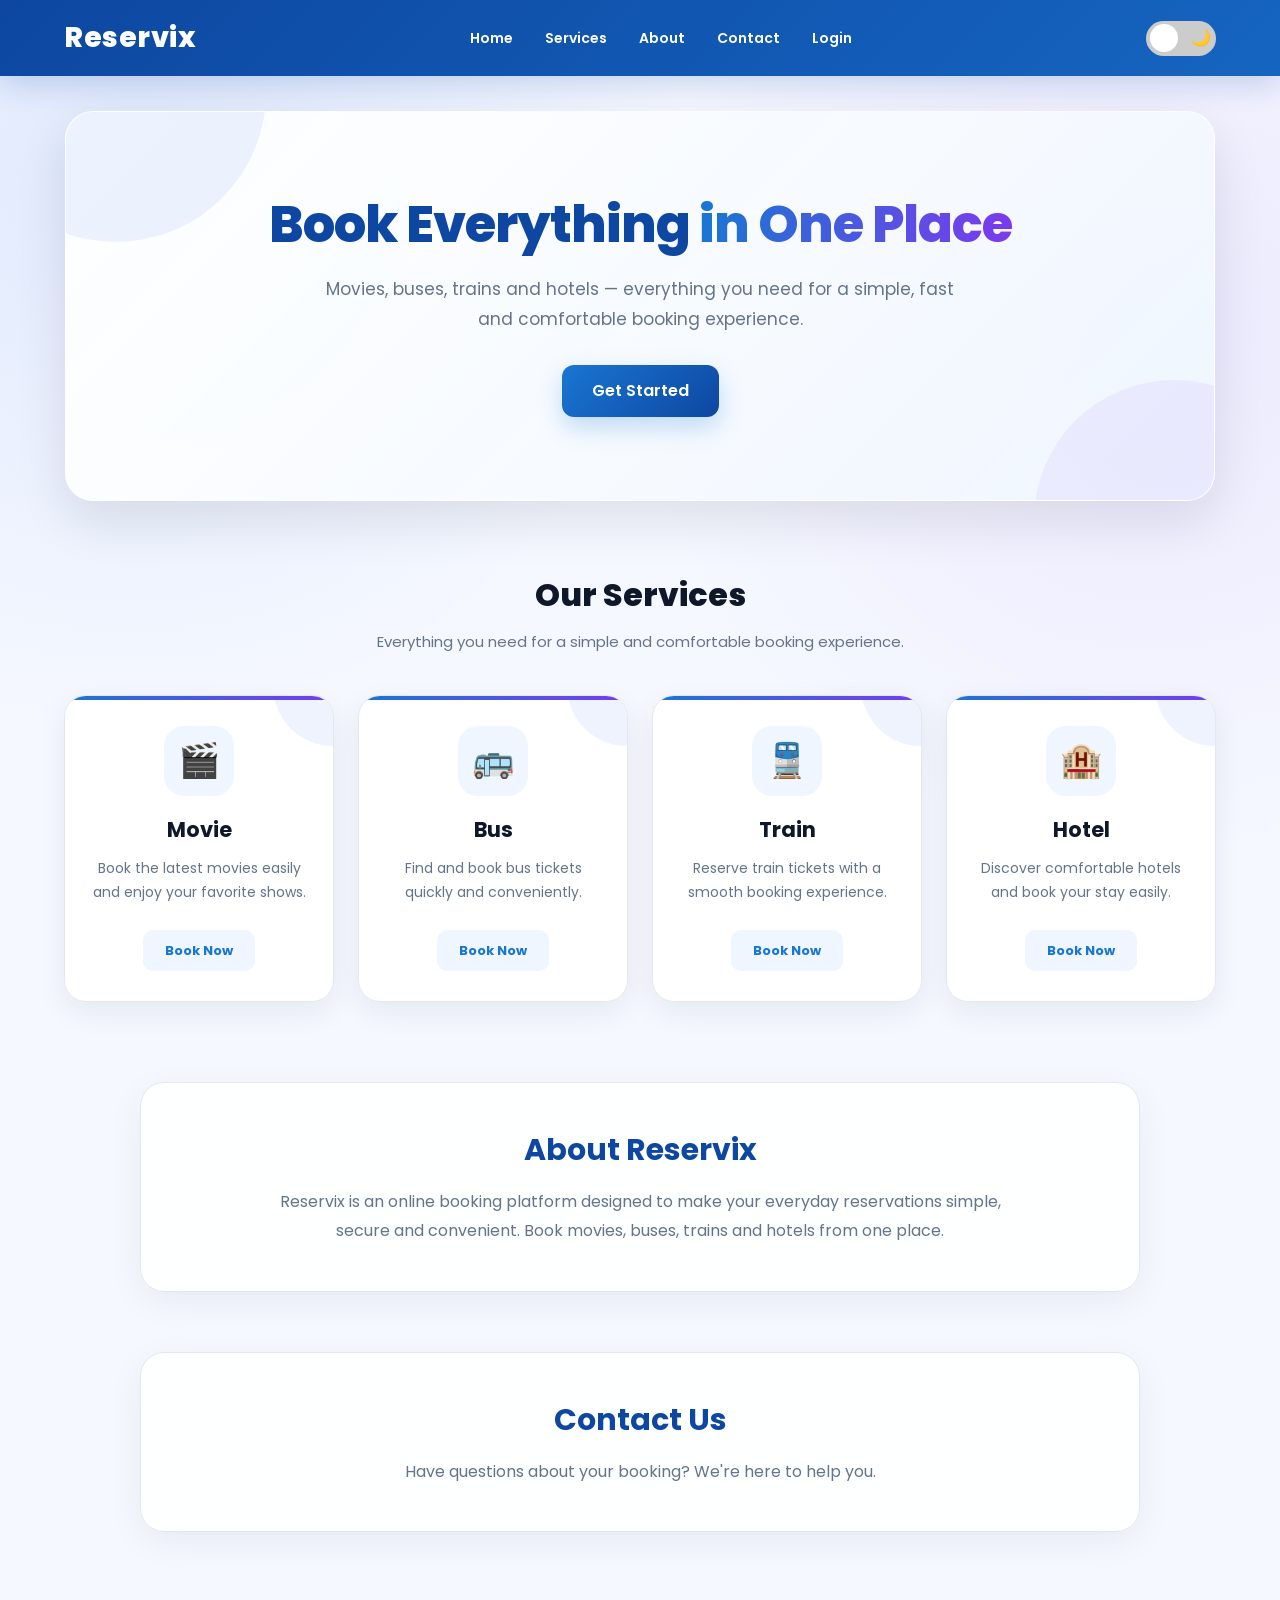
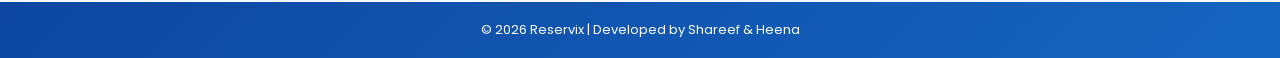
<file: frontend/OnlineBookingSystem/index.html>
<!DOCTYPE html>
<html lang="en">

<head>

    <meta charset="UTF-8">

    <meta name="viewport"
          content="width=device-width, initial-scale=1.0">

    <title>Reservix | Online Booking</title>

    <link rel="stylesheet" href="css/style.css">

    <link
        href="https://fonts.googleapis.com/css2?family=Poppins:wght@300;400;500;600;700;800&display=swap"
        rel="stylesheet">

</head>


<body>


<!-- =====================================================
                         NAVBAR
====================================================== -->

<nav>

    <div class="logo">
        Reservix
    </div>

    <ul>

        <li>
            <a href="index.html">
                Home
            </a>
        </li>

        <li>
            <a href="#services">
                Services
            </a>
        </li>

        <li>
            <a href="#about">
                About
            </a>
        </li>

        <li>
            <a href="#contact">
                Contact
            </a>
        </li>

        <li>
            <a href="login.html">
                Login
            </a>
        </li>

    </ul>


    <!-- Theme Toggle -->

    <div class="theme-switch">

        <input
            type="checkbox"
            id="theme-toggle"
        >

        <label
            for="theme-toggle"
            class="slider"
        >

            <span class="sun">
                🌞
            </span>

            <span class="moon">
                🌙
            </span>

        </label>

    </div>

</nav>



<!-- =====================================================
                         MAIN CONTENT
====================================================== -->

<main>


    <!-- =================================================
                         HERO SECTION
    ================================================== -->

    <section class="hero">

        <div class="hero-content">

            <h1>
                Book Everything
                <span>in One Place</span>
            </h1>

            <p>
                Movies, buses, trains and hotels —
                everything you need for a simple,
                fast and comfortable booking experience.
            </p>

            <div class="hero-buttons">

                <a
                    href="#services"
                    class="btn-primary"
                >
                    Get Started
                </a>

            </div>

        </div>

    </section>



    <!-- =================================================
                         SERVICES SECTION
    ================================================== -->

    <section
        class="services"
        id="services"
    >

        <div class="services-title">

            <h2>
                Our Services
            </h2>

            <p>
                Everything you need for a simple
                and comfortable booking experience.
            </p>

        </div>


        <div class="service-grid">


            <!-- ================= MOVIE ================= -->

            <div class="service-card">

                <div class="service-icon">
                    🎬
                </div>

                <h3>
                    Movie
                </h3>

                <p>
                    Book the latest movies easily
                    and enjoy your favorite shows.
                </p>

                <a
                    href="#"
                    onclick="checkLogin('movie.html'); return false;"
                >
                    Book Now
                </a>

            </div>



            <!-- ================= BUS ================= -->

            <div class="service-card">

                <div class="service-icon">
                    🚌
                </div>

                <h3>
                    Bus
                </h3>

                <p>
                    Find and book bus tickets
                    quickly and conveniently.
                </p>

                <a
                    href="#"
                    onclick="checkLogin('bus.html'); return false;"
                >
                    Book Now
                </a>

            </div>



            <!-- ================= TRAIN ================= -->

            <div class="service-card">

                <div class="service-icon">
                    🚆
                </div>

                <h3>
                    Train
                </h3>

                <p>
                    Reserve train tickets
                    with a smooth booking experience.
                </p>

                <a
                    href="#"
                    onclick="checkLogin('train.html'); return false;"
                >
                    Book Now
                </a>

            </div>



            <!-- ================= HOTEL ================= -->

            <div class="service-card">

                <div class="service-icon">
                    🏨
                </div>

                <h3>
                    Hotel
                </h3>

                <p>
                    Discover comfortable hotels
                    and book your stay easily.
                </p>

                <a
                    href="#"
                    onclick="checkLogin('hotel.html'); return false;"
                >
                    Book Now
                </a>

            </div>


        </div>

    </section>



    <!-- =================================================
                         ABOUT SECTION
    ================================================== -->

    <section
        class="about"
        id="about"
    >

        <h2>
            About Reservix
        </h2>

        <p>
            Reservix is an online booking platform designed
            to make your everyday reservations simple,
            secure and convenient. Book movies, buses,
            trains and hotels from one place.
        </p>

    </section>



    <!-- =================================================
                         CONTACT SECTION
    ================================================== -->

    <section
        class="about"
        id="contact"
    >

        <h2>
            Contact Us
        </h2>

        <p>
            Have questions about your booking?
            We're here to help you.
        </p>

    </section>


</main>



<!-- =====================================================
                         FOOTER
====================================================== -->

<footer>

    © 2026 Reservix |
    Developed by Shareef & Heena

</footer>



<!-- =====================================================
                         JAVASCRIPT
====================================================== -->

<script src="JS/script.js"></script>

</body>

</html>
</file>
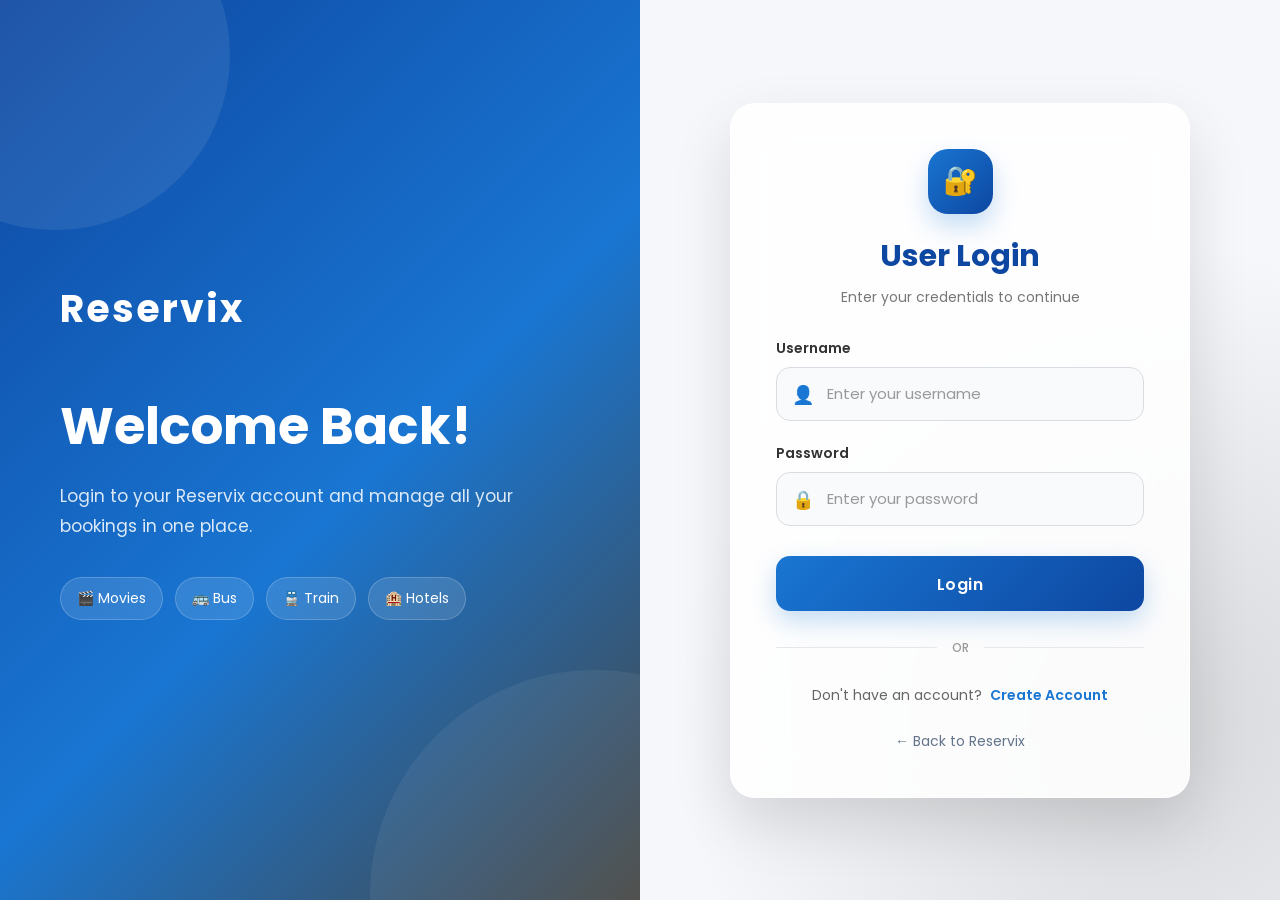
<file: frontend/OnlineBookingSystem/bus.html>
<!DOCTYPE html>
<html lang="en">

<head>

    <meta charset="UTF-8">

    <meta name="viewport"
          content="width=device-width, initial-scale=1.0">

    <title>Reservix | Bus Booking</title>

    <link rel="stylesheet"
          href="css/style.css">

</head>


<body>


<!-- =====================================================
                    LOGIN PROTECTION
====================================================== -->

<script>

    const isLoggedIn =
        localStorage.getItem("isLoggedIn") === "true";

    if (!isLoggedIn) {

        alert("Please login first to access bus booking.");

        window.location.replace("login.html");

    }

</script>


<!-- =====================================================
                    NAVIGATION
====================================================== -->

<nav>

    <div class="logo">
        Reservix
    </div>


    <ul>

        <li>
            <a href="dashboard.html">
                Dashboard
            </a>
        </li>

        <li>
            <a href="movie.html">
                Movie
            </a>
        </li>

        <li>
            <a href="bus.html">
                Bus
            </a>
        </li>

        <li>
            <a href="train.html">
                Train
            </a>
        </li>

        <li>
            <a href="hotel.html">
                Hotel
            </a>
        </li>

        <li>
            <a href="#" onclick="logout()">
                Logout
            </a>
        </li>

    </ul>

</nav>


<!-- =====================================================
                    PAGE TITLE
====================================================== -->

<section class="page-title">

    <h1>
        🚌 Bus Booking
    </h1>

    <p>
        Search the route, check travel distance and
        estimated travel time before booking your bus.
    </p>

</section>


<!-- =====================================================
                    SEARCH ROUTE
====================================================== -->

<section class="booking-container">

    <div class="booking-box">

        <h2>
            Search Route
        </h2>


        <label>
            Source
        </label>

        <input
            type="text"
            id="searchSource"
            placeholder="Enter Source City">


        <label>
            Destination
        </label>

        <input
            type="text"
            id="searchDestination"
            placeholder="Enter Destination City">


        <button
            type="button"
            onclick="searchRoute()">

            Search Route

        </button>

    </div>

</section>


<!-- =====================================================
                    ROUTE RESULT
====================================================== -->

<section class="booking-list">

    <h2>
        🚌 Available Bus
    </h2>


    <p class="route-subtitle">

        Real road distance and travel time powered by
        OpenRouteService API

    </p>


    <div id="routeResult">

        <div class="empty-route">

            <h3>
                🚍 Search your journey
            </h3>

            <p>
                Enter Source and Destination to view
                available bus details.
            </p>

        </div>

    </div>

</section>


<!-- =====================================================
                    BUS BOOKING FORM
====================================================== -->

<section class="booking-container">

    <div class="booking-box">

        <h2>
            📝 Bus Reservation
        </h2>


        <form id="busForm">


            <!-- CUSTOMER NAME -->

            <label>
                Customer Name
            </label>

            <input
                type="text"
                id="customerName"
                placeholder="Enter Customer Name"
                required>


            <!-- SOURCE -->

            <label>
                Source
            </label>

            <input
                type="text"
                id="source"
                placeholder="Source"
                readonly
                required>


            <!-- DESTINATION -->

            <label>
                Destination
            </label>

            <input
                type="text"
                id="destination"
                placeholder="Destination"
                readonly
                required>


            <!-- JOURNEY DATE -->

            <label>
                Journey Date
            </label>

            <input
                type="date"
                id="journeyDate"
                required>


            <!-- SEATS -->

            <label>
                Number of Seats
            </label>

            <input
                type="number"
                id="seats"
                min="1"
                max="10"
                placeholder="Enter Number of Seats"
                required>


            <!-- BOOK -->

            <button type="submit">

                Book Bus

            </button>

        </form>

    </div>

</section>


<!-- =====================================================
                    ACTION BUTTON
====================================================== -->

<section class="action-buttons">

    <button
        type="button"
        onclick="loadBuses()">

        📋 View All Bookings

    </button>

</section>


<!-- =====================================================
                    BUS BOOKINGS
====================================================== -->

<section class="booking-list">

    <h2>
        Bus Bookings
    </h2>


    <table class="booking-table">

        <thead>

        <tr>

            <th>
                ID
            </th>

            <th>
                Customer
            </th>

            <th>
                Source
            </th>

            <th>
                Destination
            </th>

            <th>
                Journey Date
            </th>

            <th>
                Seats
            </th>

            <th>
                Actions
            </th>

        </tr>

        </thead>


        <tbody id="bookingResult">

            <!-- Loaded from bus.js -->

        </tbody>

    </table>

</section>


<!-- =====================================================
                    FOOTER
====================================================== -->

<footer>
    © 2026 Reservix | All Rights Reserved
</footer>


<!-- =====================================================
                    BUS JAVASCRIPT
====================================================== -->

<script src="./JS/bus.js"></script>


<!-- =====================================================
                    LOGOUT
====================================================== -->

<!-- <script>

    function logout(){

        localStorage.removeItem("isLoggedIn");

        localStorage.removeItem("username");

        window.location.href = "login.html";

    }

</script> -->


</body>

</html>
</file>
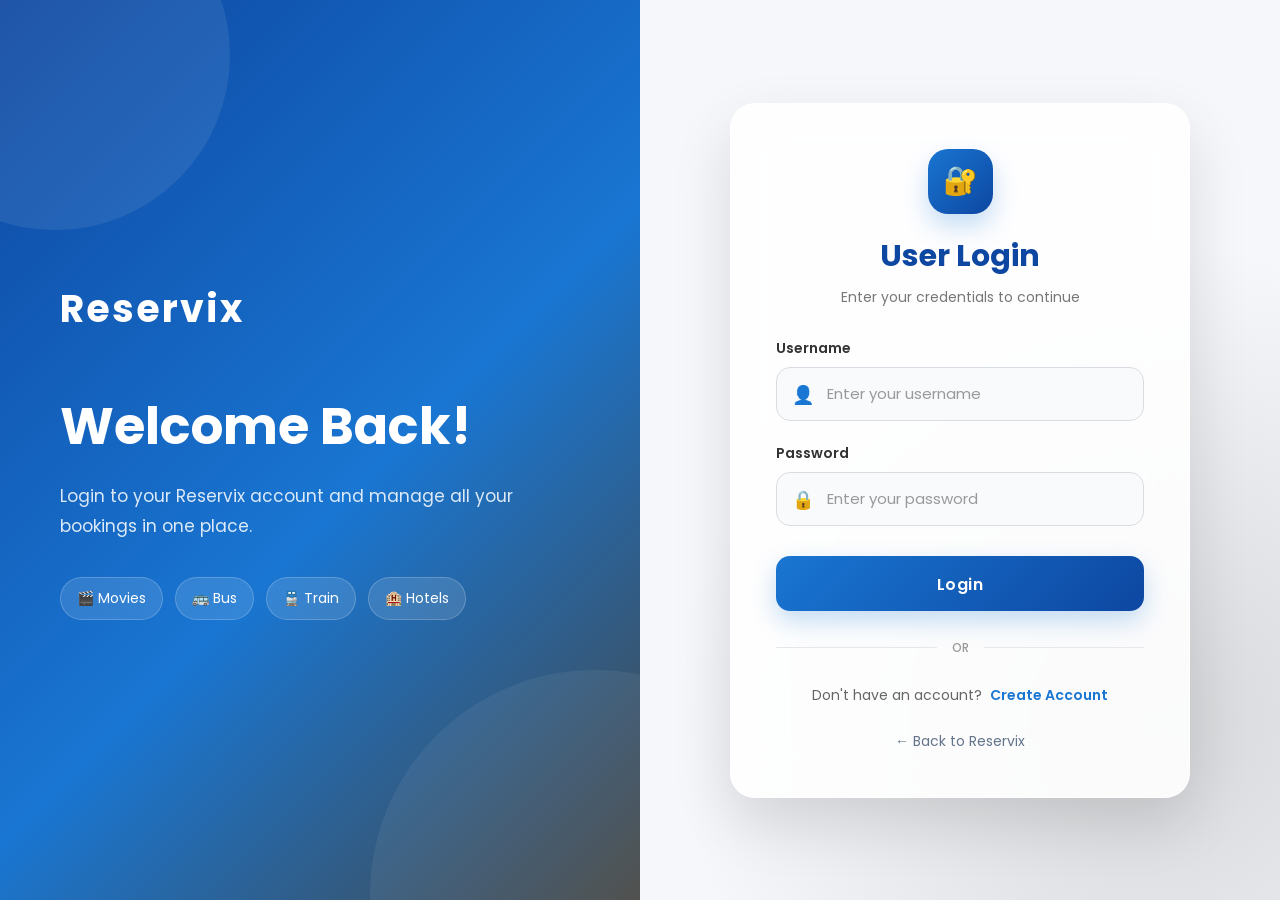
<file: frontend/OnlineBookingSystem/dashboard.html>
<!DOCTYPE html>
<html lang="en">

<head>

    <meta charset="UTF-8">

    <meta name="viewport"
          content="width=device-width, initial-scale=1.0">

    <title>Reservix | Dashboard</title>

    <link rel="stylesheet"
          href="css/style.css">

</head>


<body>


<!-- =====================================================
                    LOGIN PROTECTION
====================================================== -->

<script>

    const isLoggedIn =
        localStorage.getItem("isLoggedIn") === "true";

    if (!isLoggedIn) {

        alert("Please login first.");

        window.location.replace("login.html");

    }

</script>


<!-- =====================================================
                    NAVIGATION
====================================================== -->

<nav>

    <div class="logo">
        Reservix
    </div>


    <ul>

        <li>
            <a href="index.html">
                Home
            </a>
        </li>

        <li>
            <a href="#services">
                Services
            </a>
        </li>

        <li>
            <a href="#profile">
                Profile
            </a>
        </li>

        <li>
            <a href="#" onclick="logout()">
                Logout
            </a>
        </li>

    </ul>

</nav>


<!-- =====================================================
                    WELCOME SECTION
====================================================== -->

<section class="page-title">

    <h1 id="welcomeMessage">
        Welcome 👋
    </h1>

    <p>
        Select a booking service below to continue.
    </p>

</section>


<!-- =====================================================
                    SERVICES
====================================================== -->

<section
    class="services"
    id="services"
>

    <div class="services-title">

        <h2>
            Choose Your Service
        </h2>

        <p>
            Book movies, buses, trains and hotels
            easily from one place.
        </p>

    </div>


    <div class="service-grid">


        <!-- MOVIE -->

        <div class="service-card">

            <div class="service-icon">
                🎬
            </div>

            <h3>
                Movie Booking
            </h3>

            <p>
                Book your favourite movies
                quickly and securely.
            </p>

            <a href="movie.html">
                Book Now
            </a>

        </div>


        <!-- BUS -->

        <div class="service-card">

            <div class="service-icon">
                🚌
            </div>

            <h3>
                Bus Booking
            </h3>

            <p>
                Reserve bus tickets
                at affordable prices.
            </p>

            <a href="bus.html">
                Book Now
            </a>

        </div>


        <!-- TRAIN -->

        <div class="service-card">

            <div class="service-icon">
                🚆
            </div>

            <h3>
                Train Booking
            </h3>

            <p>
                Find and reserve train tickets
                instantly.
            </p>

            <a href="train.html">
                Book Now
            </a>

        </div>


        <!-- HOTEL -->

        <div class="service-card">

            <div class="service-icon">
                🏨
            </div>

            <h3>
                Hotel Booking
            </h3>

            <p>
                Choose the best hotels
                for your perfect stay.
            </p>

            <a href="hotel.html">
                Book Now
            </a>

        </div>


    </div>

</section>


<!-- =====================================================
                    PROFILE
====================================================== -->

<section
    class="about"
    id="profile"
>

    <h2>
        Your Profile
    </h2>

    <p id="usernameDisplay">
        Logged in user
    </p>

</section>


<!-- =====================================================
                    FOOTER
====================================================== -->

<footer>

    © 2026 Reservix |
    Developed by Shareef & Heena

</footer>


<!-- =====================================================
                    DASHBOARD SCRIPT
====================================================== -->

<script>

    // Get username saved during login

    const username =
        localStorage.getItem("username");


    // Display username

    if (username) {

        document.getElementById("welcomeMessage").innerText =
            "Welcome, " + username + " 👋";

        document.getElementById("usernameDisplay").innerText =
            "Username: " + username;

    }


    // Logout

    function logout(){

        localStorage.removeItem("isLoggedIn");

        localStorage.removeItem("username");

        window.location.href = "login.html";

    }

</script>


</body>

</html>
</file>
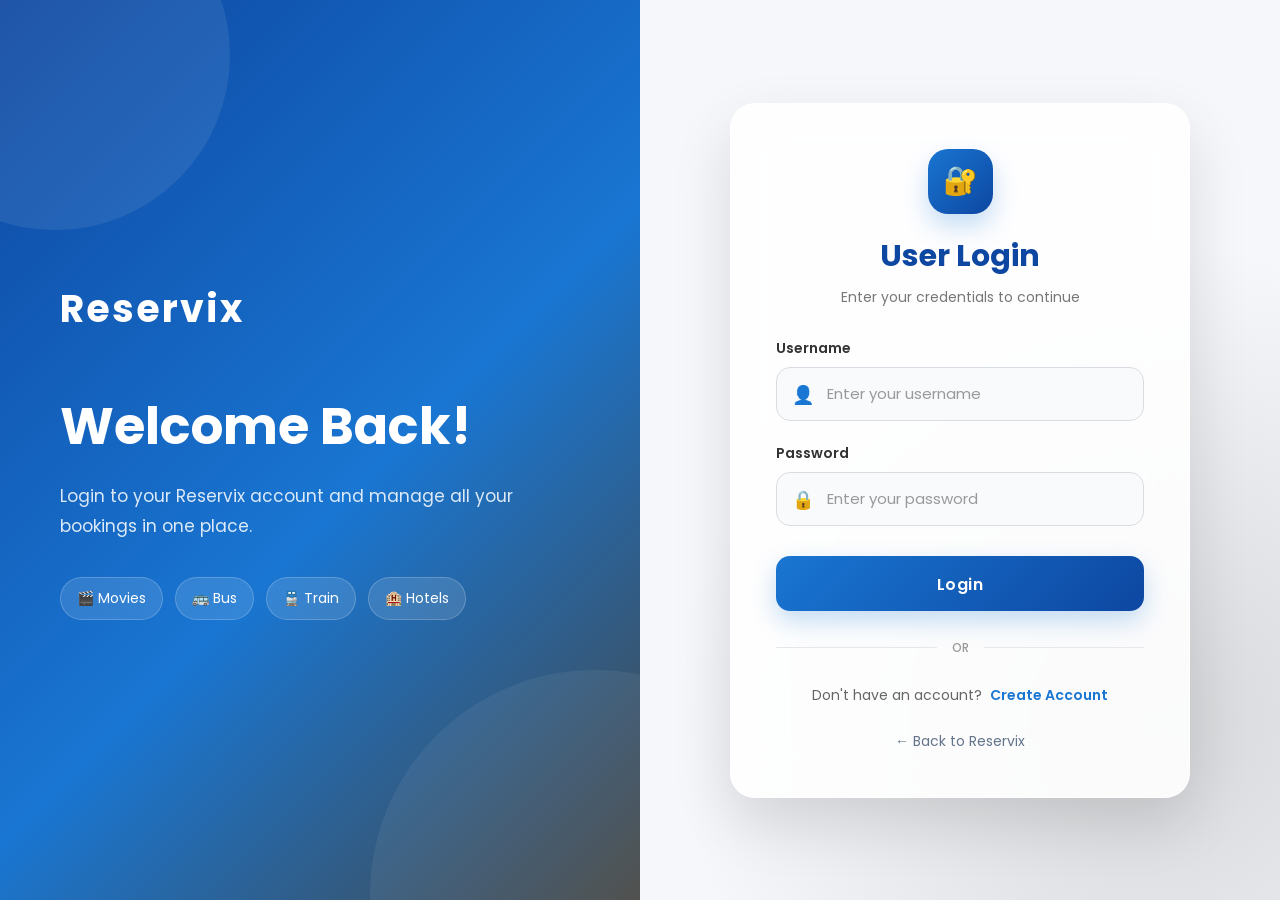
<file: frontend/OnlineBookingSystem/hotel.html>
<!DOCTYPE html>
<html lang="en">

<head>

    <meta charset="UTF-8">

    <meta name="viewport"
          content="width=device-width, initial-scale=1.0">

    <title>Reservix | Hotel Booking</title>

    <link rel="stylesheet"
          href="css/style.css">

</head>

<body>

<!-- =====================================================
                    LOGIN PROTECTION
====================================================== -->

<script>

    const isLoggedIn =
        localStorage.getItem("isLoggedIn") === "true";

    if (!isLoggedIn) {

        alert("Please login first to access hotel booking.");

        window.location.replace("login.html");

    }

</script>


<!-- =====================================================
                    NAVIGATION
====================================================== -->

<nav>

    <div class="logo">
        Reservix
    </div>

    <ul>

        <li>
            <a href="dashboard.html">
                Dashboard
            </a>
        </li>

        <li>
            <a href="movie.html">
                Movie
            </a>
        </li>

        <li>
            <a href="bus.html">
                Bus
            </a>
        </li>

        <li>
            <a href="train.html">
                Train
            </a>
        </li>

        <li>
            <a href="hotel.html">
                Hotel
            </a>
        </li>

        <li>
            <a href="#" onclick="logout()">
                Logout
            </a>
        </li>

    </ul>

</nav>


<!-- =====================================================
                    PAGE TITLE
====================================================== -->

<section class="page-title">

    <h1>🏨 Hotel Booking</h1>

    <p>
        Search hotels using Geoapify API and
        complete your booking instantly.
    </p>

</section>


<!-- =====================================================
                    SEARCH HOTELS
====================================================== -->

<section class="booking-container">

    <div class="booking-box">

        <h2>
            Search Hotels
        </h2>

        <label>
            Enter City
        </label>

        <input
            type="text"
            id="city"
            placeholder="Example : Hyderabad"
        >

        <button
            type="button"
            onclick="searchHotels()">

            Search Hotels

        </button>

    </div>

</section>


<!-- =====================================================
                    SEARCH RESULT
====================================================== -->

<section class="booking-list">

    <h2>
        Available Hotels
    </h2>

    <div id="hotelSearchResult">

        <h3>
            Search a city to view hotels.
        </h3>

    </div>

</section>


<!-- =====================================================
                    HOTEL BOOKING
====================================================== -->

<section class="booking-container">

    <div class="booking-box">

        <h2>
            Hotel Room Booking
        </h2>

        <form id="hotelForm">

            <label>
                Customer Name
            </label>

            <input
                type="text"
                id="customerName"
                placeholder="Enter Customer Name"
                required
            >

            <label>
                Hotel Name
            </label>

            <input
                type="text"
                id="hotelName"
                placeholder="Hotel Name"
                readonly
                required
            >

            <label>
                Room Type
            </label>

            <input
                type="text"
                id="roomType"
                placeholder="Standard / Deluxe / Suite"
                required
            >

            <label>
                Check In
            </label>

            <input
                type="date"
                id="checkIn"
                required
            >

            <label>
                Check Out
            </label>

            <input
                type="date"
                id="checkOut"
                required
            >

            <label>
                Number of Rooms
            </label>

            <input
                type="number"
                id="rooms"
                min="1"
                max="10"
                placeholder="Enter Number of Rooms"
                required
            >

            <button type="submit">
                Book Hotel
            </button>

        </form>

    </div>

</section>


<!-- =====================================================
                    ACTION BUTTON
====================================================== -->

<section class="action-buttons">

    <button
        type="button"
        onclick="loadHotels()">

        🔄 Refresh Bookings

    </button>

</section>


<!-- =====================================================
                    HOTEL BOOKINGS
====================================================== -->

<section class="booking-list">

    <h2>
        My Hotel Bookings
    </h2>

    <table class="booking-table">

        <thead>

        <tr>

            <th>ID</th>

            <th>Customer</th>

            <th>Hotel</th>

            <th>Room Type</th>

            <th>Check In</th>

            <th>Check Out</th>

            <th>Rooms</th>

            <th>Actions</th>

        </tr>

        </thead>

        <tbody id="bookingResult">

        </tbody>

    </table>

</section>


<!-- =====================================================
                    FOOTER
====================================================== -->

<footer>
    © 2026 Reservix | All Rights Reserved
</footer>


<script src="./JS/hotel.js"></script>


<!-- =====================================================
                    LOGOUT
====================================================== -->

<!-- <script>

    function logout(){

        localStorage.removeItem("isLoggedIn");

        localStorage.removeItem("username");

        window.location.href = "login.html";

    }

</script> -->


</body>

</html>
</file>
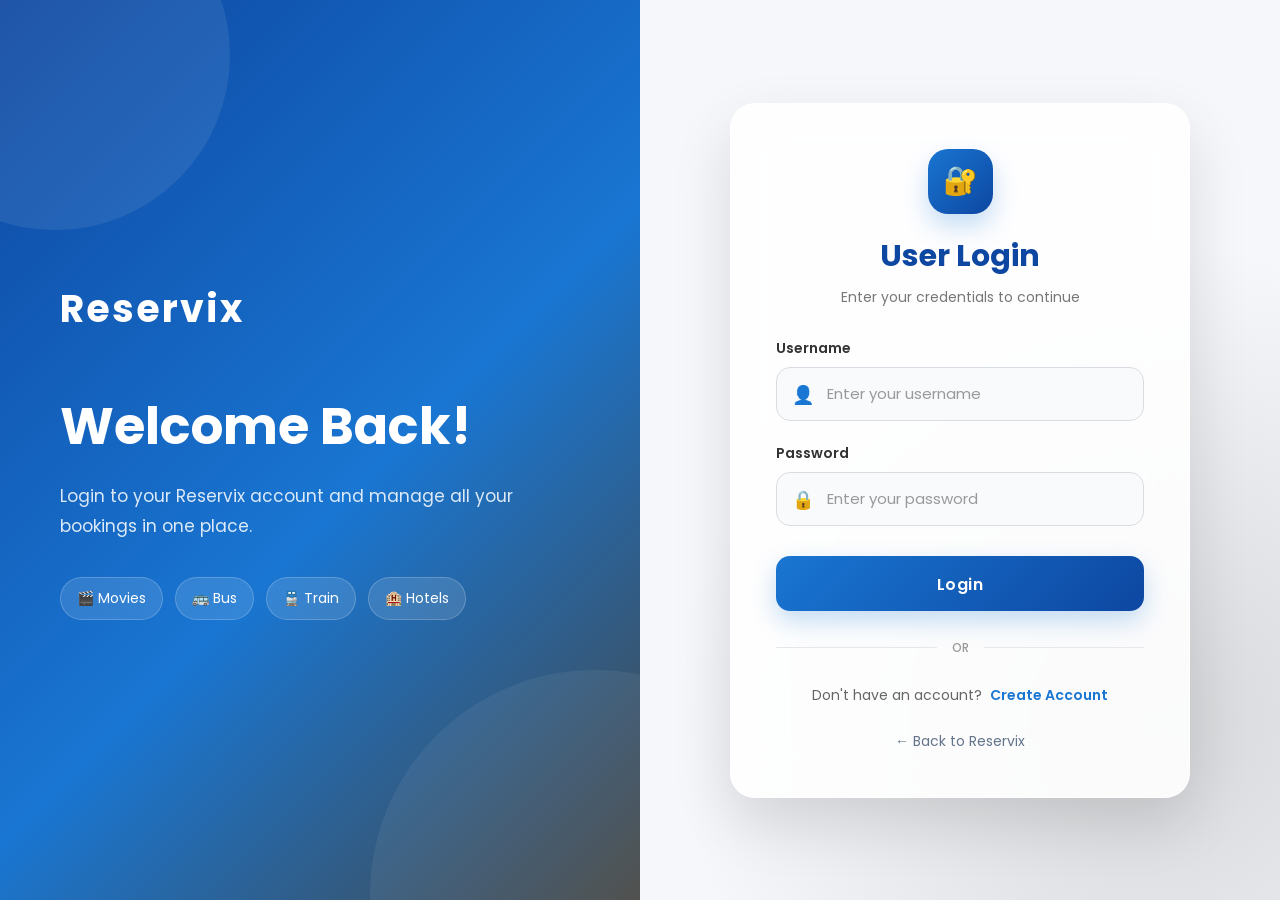
<file: frontend/OnlineBookingSystem/login.html>
<!DOCTYPE html>
<html lang="en">

<head>

    <meta charset="UTF-8">

    <meta name="viewport" content="width=device-width, initial-scale=1.0">

    <title>Reservix | Login</title>

    <link rel="stylesheet" href="css/style.css">

</head>

<body>

    <div class="login-page">

        <!-- Left Side -->
        <div class="login-welcome">

            <div class="welcome-content">

                <div class="reservix-logo">
                    Reservix
                </div>

                <h1>
                    Welcome Back!
                </h1>

                <p>
                    Login to your Reservix account and manage all
                    your bookings in one place.
                </p>

                <div class="welcome-services">

                    <span>🎬 Movies</span>
                    <span>🚌 Bus</span>
                    <span>🚆 Train</span>
                    <span>🏨 Hotels</span>

                </div>

            </div>

        </div>


        <!-- Right Side -->
        <div class="login-side">

            <div class="form-box">

                <div class="login-icon">
                    🔐
                </div>

                <h2>
                    User Login
                </h2>

                <p class="login-subtitle">
                    Enter your credentials to continue
                </p>


                <form id="loginForm">

                    <div class="login-input-group">

                        <label for="username">
                            Username
                        </label>

                        <div class="input-wrapper">

                            <span class="input-icon">
                                👤
                            </span>

                            <input
                                type="text"
                                id="username"
                                placeholder="Enter your username"
                                autocomplete="username"
                            >

                        </div>

                    </div>


                    <div class="login-input-group">

                        <label for="password">
                            Password
                        </label>

                        <div class="input-wrapper">

                            <span class="input-icon">
                                🔒
                            </span>

                            <input
                                type="password"
                                id="password"
                                placeholder="Enter your password"
                                autocomplete="current-password"
                            >

                        </div>

                    </div>


                    <button
                        type="submit"
                        class="login-submit"
                    >

                        Login

                    </button>

                </form>


                <div class="login-divider">

                    <span>OR</span>

                </div>


                <p class="register-text">

                    Don't have an account?

                    <a href="register.html">
                        Create Account
                    </a>

                </p>


                <a
                    href="index.html"
                    class="back-home"
                >
                    ← Back to Reservix
                </a>

            </div>

        </div>

    </div>


    <script src="JS/login.js"></script>

</body>

</html>
</file>
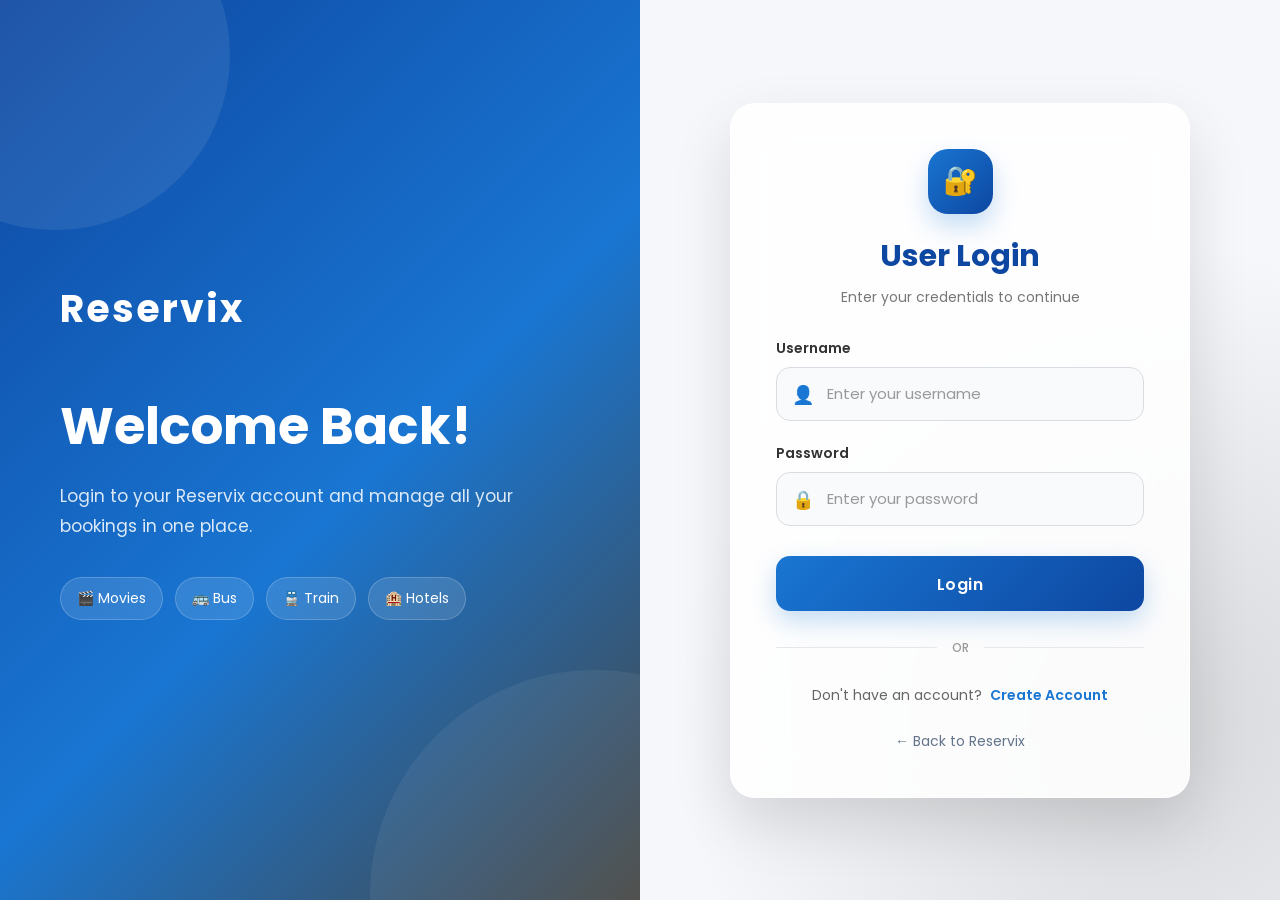
<file: frontend/OnlineBookingSystem/movie.html>
<!DOCTYPE html>
<html lang="en">

<head>

    <meta charset="UTF-8">

    <meta name="viewport" content="width=device-width, initial-scale=1.0">

    <title>Movie Booking</title>

    <link rel="stylesheet" href="css/style.css">

</head>

<body>

<!-- ===================== NAVIGATION ===================== -->

<nav>

    <div class="logo">
        Reservix
    </div>


    <ul>

        <li>
            <a href="dashboard.html">
                Dashboard
            </a>
        </li>

        <li>
            <a href="movie.html">
                Movie
            </a>
        </li>

        <li>
            <a href="bus.html">
                Bus
            </a>
        </li>

        <li>
            <a href="train.html">
                Train
            </a>
        </li>

        <li>
            <a href="hotel.html">
                Hotel
            </a>
        </li>

        <li>
            <a href="#" onclick="logout()">
                Logout
            </a>
        </li>

    </ul>

</nav>

<!-- ===================== PAGE TITLE ===================== -->

<section class="page-title">

    <h1>🎬 Movie Booking</h1>

    <p>Book your favourite movie tickets.</p>

</section>

<!-- ===================== MOVIE FILTERS ===================== -->

<section class="movie-filters">

    <button onclick="loadMoviesByCategory('popular')">

        🔥 Popular

    </button>

    <button onclick="loadMoviesByCategory('now-playing')">

        🎬 Now Playing

    </button>

    <button onclick="loadMoviesByCategory('top-rated')">

        ⭐ Top Rated

    </button>

    <button onclick="loadMoviesByCategory('trending')">

        📈 Trending

    </button>

    <button onclick="loadLanguage('te')">

        🇮🇳 Telugu

    </button>

    <button onclick="loadLanguage('hi')">

        🇮🇳 Hindi

    </button>

    <button onclick="loadLanguage('ta')">

        🇮🇳 Tamil

    </button>

    <button onclick="loadLanguage('ml')">

        🇮🇳 Malayalam

    </button>

    <button onclick="loadLanguage('en')">

        🇬🇧 English

    </button>

</section>

<!-- ===================== MOVIE CARDS ===================== -->

<section class="popular-movies">

    <h2 id="movieCategoryTitle">

        🔥 Popular Movies

    </h2>

    <div id="movieCards" class="movie-grid">

    </div>

</section>

<!-- ===================== BOOKING FORM ===================== -->

<section class="booking-container">

    <div class="booking-box">

        <h2>Book Movie</h2>

        <form id="movieForm">

            <label>Customer Name</label>

            <input
                    type="text"
                    id="customerName"
                    placeholder="Enter Customer Name"
                    required>

            <label>Movie Name</label>

            <input
                    type="text"
                    id="movieName"
                    placeholder="Select a Movie"
                    readonly>

            <label>Theatre Name</label>

            <input
                    type="text"
                    id="theatreName"
                    placeholder="Enter Theatre Name"
                    required>

            <label>Show Time</label>

            <input
                    type="time"
                    id="showTime"
                    required>

            <label>Seats</label>

            <input
                    type="number"
                    id="seats"
                    min="1"
                    max="10"
                    placeholder="Enter Number of Seats"
                    required>

            <button type="submit">

                Book Movie

            </button>

        </form>

    </div>

</section>

<!-- ===================== ACTION BUTTONS ===================== -->

<section class="action-buttons">

    <button onclick="loadBookings()">

        🔄 Refresh Bookings

    </button>

</section>

<!-- ===================== BOOKING TABLE ===================== -->

<section class="booking-list">

    <h2>Movie Booking History</h2>

    <table class="booking-table">

        <thead>

        <tr>

            <th>ID</th>

            <th>Customer</th>

            <th>Movie</th>

            <th>Theatre</th>

            <th>Show Time</th>

            <th>Seats</th>

            <th>Actions</th>

        </tr>

        </thead>

        <tbody id="bookingResult">

        </tbody>

    </table>

</section>

<!-- ===================== FOOTER ===================== -->

<footer>
    © 2026 Reservix | All Rights Reserved
</footer>


<script src="./JS/movie.js"></script>

</body>

</html>
</file>
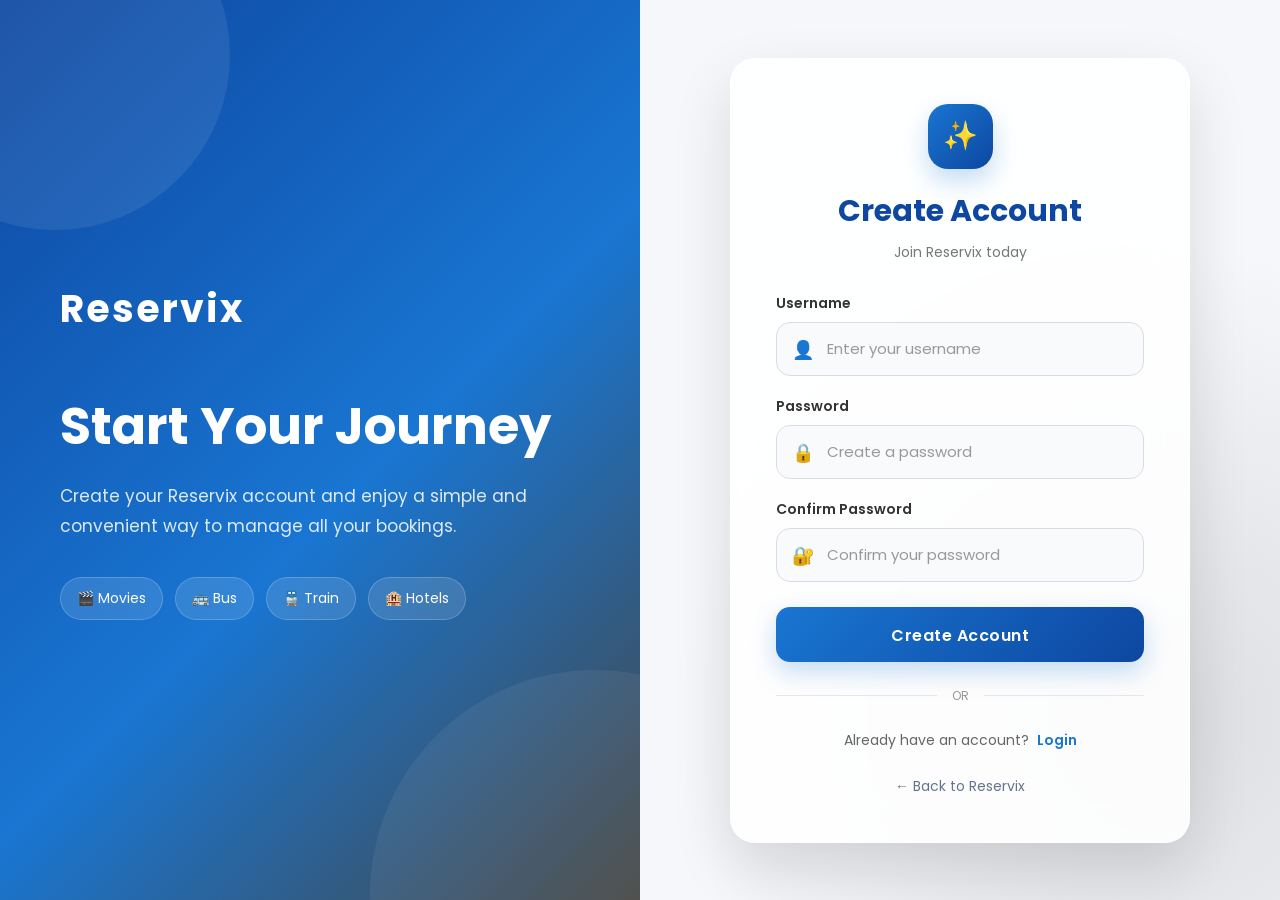
<file: frontend/OnlineBookingSystem/register.html>
<!DOCTYPE html>
<html lang="en">

<head>

    <meta charset="UTF-8">

    <meta name="viewport"
          content="width=device-width, initial-scale=1.0">

    <title>Reservix | Create Account</title>

    <link rel="stylesheet"
          href="css/style.css">

</head>

<body>

    <div class="register-page">

        <!-- LEFT SIDE -->

        <div class="register-welcome">

            <div class="register-welcome-content">

                <div class="register-logo">
                    Reservix
                </div>

                <h1>
                    Start Your Journey
                </h1>

                <p>
                    Create your Reservix account and enjoy
                    a simple and convenient way to manage
                    all your bookings.
                </p>

                <div class="register-services">

                    <span>🎬 Movies</span>

                    <span>🚌 Bus</span>

                    <span>🚆 Train</span>

                    <span>🏨 Hotels</span>

                </div>

            </div>

        </div>


        <!-- RIGHT SIDE -->

        <div class="register-side">

            <div class="register-box">

                <div class="register-icon">
                    ✨
                </div>

                <h2>
                    Create Account
                </h2>

                <p class="register-subtitle">
                    Join Reservix today
                </p>


                <form id="registerForm">


                    <!-- USERNAME -->

                    <div class="register-input-group">

                        <label for="name">
                            Username
                        </label>

                        <div class="register-input-wrapper">

                            <span>
                                👤
                            </span>

                            <input
                                type="text"
                                id="name"
                                placeholder="Enter your username"
                                autocomplete="username"
                            >

                        </div>

                    </div>


                    <!-- PASSWORD -->

                    <div class="register-input-group">

                        <label for="pass">
                            Password
                        </label>

                        <div class="register-input-wrapper">

                            <span>
                                🔒
                            </span>

                            <input
                                type="password"
                                id="pass"
                                placeholder="Create a password"
                                autocomplete="new-password"
                            >

                        </div>

                    </div>


                    <!-- CONFIRM PASSWORD -->

                    <div class="register-input-group">

                        <label for="confirm">
                            Confirm Password
                        </label>

                        <div class="register-input-wrapper">

                            <span>
                                🔐
                            </span>

                            <input
                                type="password"
                                id="confirm"
                                placeholder="Confirm your password"
                                autocomplete="new-password"
                            >

                        </div>

                    </div>


                    <button
                        type="submit"
                        class="register-submit">

                        Create Account

                    </button>

                </form>


                <div class="register-divider">

                    <span>OR</span>

                </div>


                <p class="already-account">

                    Already have an account?

                    <a href="login.html">
                        Login
                    </a>

                </p>


                <a
                    href="index.html"
                    class="register-home">

                    ← Back to Reservix

                </a>

            </div>

        </div>

    </div>


    <script src="JS/register.js"></script>

</body>

</html>
</file>
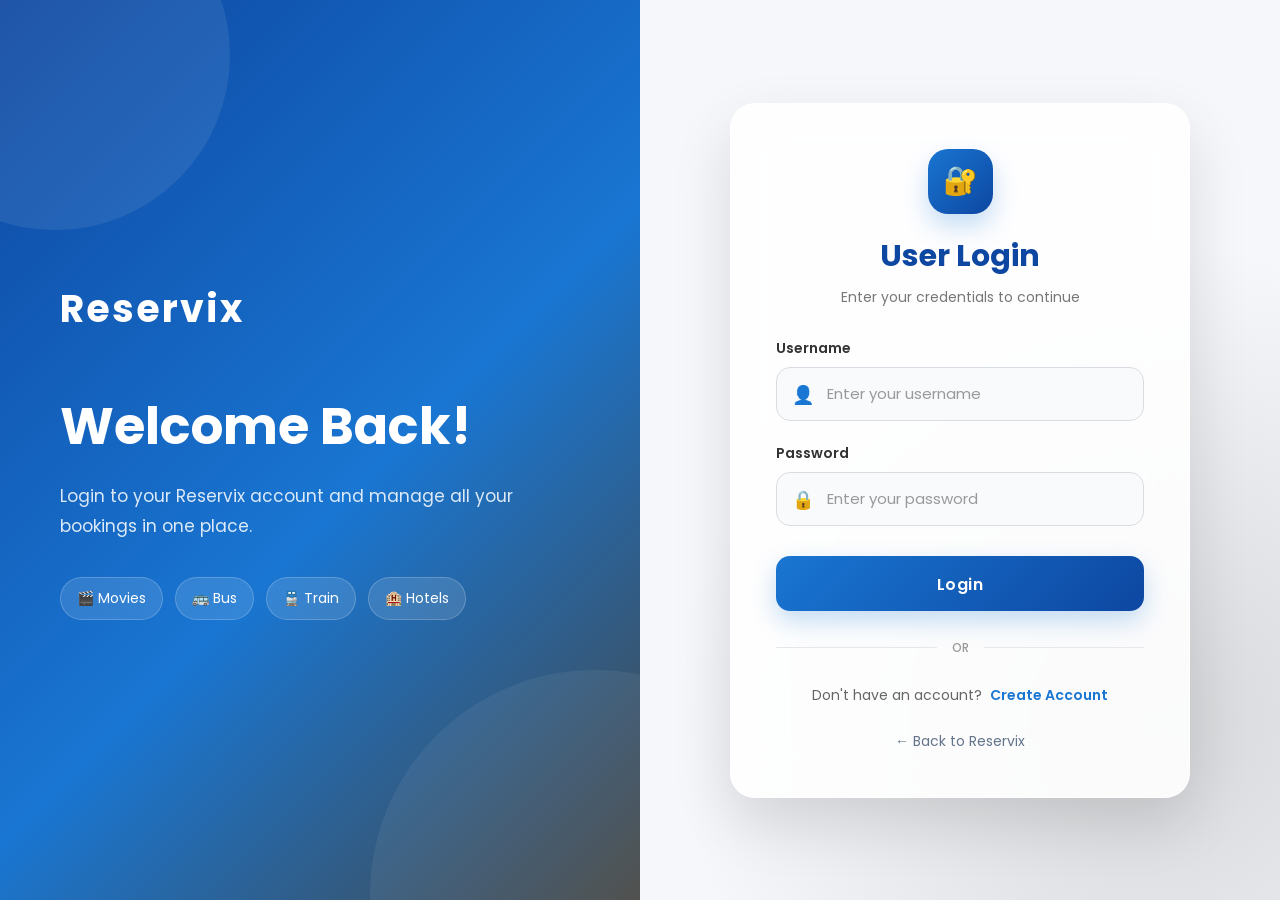
<file: frontend/OnlineBookingSystem/train.html>
<!DOCTYPE html>
<html lang="en">

<head>

    <meta charset="UTF-8">

    <meta name="viewport" content="width=device-width, initial-scale=1.0">

    <title>Reservix | Train Booking</title>

    <link rel="stylesheet" href="css/style.css">

</head>

<body>

<!-- =====================================================
                    LOGIN PROTECTION
====================================================== -->

<script>

    const isLoggedIn =
        localStorage.getItem("isLoggedIn") === "true";

    if (!isLoggedIn) {

        alert("Please login first to access train booking.");

        window.location.replace("login.html");

    }

</script>


<!-- =====================================================
                    NAVIGATION
====================================================== -->

<nav>

    <div class="logo">
        Reservix
    </div>

    <ul>

        <li><a href="dashboard.html">Dashboard</a></li>

        <li><a href="movie.html">Movie</a></li>

        <li><a href="bus.html">Bus</a></li>

        <li><a href="train.html">Train</a></li>

        <li><a href="hotel.html">Hotel</a></li>

        <li>
            <a href="#" onclick="logout()">Logout</a>
        </li>

    </ul>

</nav>


<!-- =====================================================
                    PAGE TITLE
====================================================== -->

<section class="page-title">

    <h1>🚆 Train Booking</h1>

    <p>Book your train tickets easily.</p>

</section>


<!-- =====================================================
                    SEARCH TRAIN
====================================================== -->

<section class="booking-container">

    <div class="booking-box">

        <h2>Search Train</h2>

        <label>Source</label>

        <input
            type="text"
            id="searchSource"
            placeholder="Enter Source Station"
        >

        <label>Destination</label>

        <input
            type="text"
            id="searchDestination"
            placeholder="Enter Destination Station"
        >

        <button
            type="button"
            onclick="searchTrain()">

            Search Train

        </button>

    </div>

</section>


<!-- =====================================================
                    TRAIN SEARCH RESULT
====================================================== -->

<section class="booking-list">

    <h2>🚆 Available Train</h2>

    <div id="trainResult">

        <div class="empty-route">

            <h3>Search a train route</h3>

            <p>
                Enter Source and Destination
                to view available trains.
            </p>

        </div>

    </div>

</section>


<!-- =====================================================
                    TRAIN RESERVATION
====================================================== -->

<section class="booking-container">

    <div class="booking-box">

        <h2>📝 Train Reservation</h2>

        <form id="trainForm">

            <label>Passenger Name</label>

            <input
                type="text"
                id="passengerName"
                placeholder="Enter Passenger Name"
                required
            >

            <label>Train Name</label>

            <input
                type="text"
                id="trainName"
                placeholder="Train Name"
                readonly
                required
            >

            <label>Source</label>

            <input
                type="text"
                id="source"
                placeholder="Source"
                readonly
                required
            >

            <label>Destination</label>

            <input
                type="text"
                id="destination"
                placeholder="Destination"
                readonly
                required
            >

            <label>Journey Date</label>

            <input
                type="date"
                id="journeyDate"
                required
            >

            <label>Coach</label>

            <select id="coach" required>

                <option value="">Select Coach</option>

                <option>Sleeper (SL)</option>

                <option>3A</option>

                <option>2A</option>

                <option>1A</option>

                <option>Chair Car (CC)</option>

                <option>Executive Chair Car (EC)</option>

            </select>

            <label>Seats</label>

            <input
                type="number"
                id="seats"
                min="1"
                max="10"
                placeholder="Enter Seats"
                required
            >

            <button type="submit">
                Book Train
            </button>

        </form>

    </div>

</section>


<!-- =====================================================
                    ACTION BUTTON
====================================================== -->

<section class="action-buttons">

    <button onclick="loadTrain()">
        📋 View All Bookings
    </button>

</section>


<!-- =====================================================
                    TRAIN BOOKINGS
====================================================== -->

<section class="booking-list">

    <h2>Train Bookings</h2>

    <table class="booking-table">

        <thead>

        <tr>

            <th>ID</th>

            <th>Passenger</th>

            <th>Train</th>

            <th>Source</th>

            <th>Destination</th>

            <th>Date</th>

            <th>Coach</th>

            <th>Seats</th>

            <th>Actions</th>

        </tr>

        </thead>

        <tbody id="bookingResult">

        </tbody>

    </table>

</section>


<!-- =====================================================
                    FOOTER
====================================================== -->

<footer>

    © 2026 Reservix | All Rights Reserved

</footer>


<script src="./JS/train.js"></script>


<!-- =====================================================
                    LOGOUT
====================================================== -->

<!-- <script>

    function logout(){

        localStorage.removeItem("isLoggedIn");

        localStorage.removeItem("username");

        window.location.href = "login.html";

    }

</script> -->


</body>

</html>
</file>
<file: frontend/OnlineBookingSystem/css/style.css>
/* ==========================================================
   GOOGLE FONT
========================================================== */

@import url('https://fonts.googleapis.com/css2?family=Poppins:wght@300;400;500;600;700&display=swap');

/* ==========================================================
   DESIGN TOKENS
   Single source of truth for color, spacing, radius, shadow.
   Change a value here and it updates everywhere.
========================================================== */

:root{
    /* Brand colors */
    --color-primary-dark:   #0d47a1;
    --color-primary:        #1976d2;
    --color-primary-hover:  #1565c0;
    --color-accent:         #464643;

    /* Status colors */
    --color-warning:        #ff9800;
    --color-warning-hover:  #f57c00;
    --color-danger:         #e53935;
    --color-danger-hover:   #c62828;

    /* Neutrals */
    --color-bg:             #f5f7fb;
    --color-surface:        #ffffff;
    --color-text:           #333333;
    --color-text-muted:     #666666;
    --color-text-faint:     #777777;
    --color-border:         #e5e5e5;
    --color-border-input:   #cccccc;
    --color-row-alt:        #fafafa;
    --color-row-hover:      #f0f7ff;

    /* Typography */
    --font-base: 'Poppins', sans-serif;

    /* Spacing scale (4px base) */
    --space-1: 0.25rem;
    --space-2: 0.5rem;
    --space-3: 0.75rem;
    --space-4: 1rem;
    --space-5: 1.25rem;
    --space-6: 1.5rem;
    --space-8: 2rem;
    --space-10: 2.5rem;

    /* Radius */
    --radius-sm: 6px;
    --radius-md: 8px;
    --radius-lg: 15px;

    /* Shadows */
    --shadow-sm: 0 5px 15px rgba(0, 0, 0, 0.15);
    --shadow-md: 0 8px 25px rgba(0, 0, 0, 0.08);
    --shadow-lg: 0 10px 30px rgba(0, 0, 0, 0.1);
    --shadow-hover: 0 15px 35px rgba(0, 0, 0, 0.15);

    /* Motion */
    --transition-fast: 0.2s ease;
    --transition-base: 0.3s ease;

    /* Layout */
    --container-width: 90%;
    --max-content-width: 1200px;
}

/* ==========================================================
   RESET
========================================================== */

*,
*::before,
*::after{
    margin: 0;
    padding: 0;
    box-sizing: border-box;
    font-family: var(--font-base);
}

html{
    scroll-behavior: smooth;
}

body {
    background: var(--color-bg);
    color: var(--color-text);
    min-height: 100vh;
    line-height: 1.5;

    display: flex;
    flex-direction: column;
}
main {
    flex: 1 0 auto;
    width: 100%;
}
/* Respect users who've asked for reduced motion */
@media (prefers-reduced-motion: reduce){
    *,
    *::before,
    *::after{
        animation-duration: 0.01ms !important;
        animation-iteration-count: 1 !important;
        transition-duration: 0.01ms !important;
        scroll-behavior: auto !important;
    }
}

/* ==========================================================
   LINKS
========================================================== */

a{
    text-decoration: none;
    color: inherit;
}

/* ==========================================================
   ACCESSIBILITY: FOCUS STATES
   Never remove focus outlines without replacing them —
   keyboard and screen-reader users rely on this.
========================================================== */

a:focus-visible,
button:focus-visible,
input:focus-visible,
textarea:focus-visible{
    outline: 3px solid var(--color-primary);
    outline-offset: 2px;
}

/* ==========================================================
   NAVIGATION
========================================================== */

nav{
    width: 100%;
    background: var(--color-primary-dark);
    color: white;
    display: flex;
    justify-content: space-between;
    align-items: center;
    padding: var(--space-5) 70px;
    box-shadow: var(--shadow-sm);
}

.logo{
    font-size: 1.75rem;
    font-weight: 700;
    letter-spacing: 1px;
}

nav ul{
    display: flex;
    list-style: none;
    gap: var(--space-8);
}

nav ul li a{
    color: white;
    font-size: 1.0625rem;
    font-weight: 500;
    transition: color var(--transition-base);
}

nav ul li a:hover{
    color: var(--color-accent);
}

/* ==========================================================
   PAGE TITLE
========================================================== */

.page-title{
    text-align: center;
    padding: var(--space-10) var(--space-5);
}

.page-title h1{
    font-size: clamp(1.75rem, 1.4rem + 1.5vw, 2.375rem);
    color: var(--color-primary-dark);
    margin-bottom: var(--space-2);
}

.page-title p{
    font-size: 1.125rem;
    color: var(--color-text-muted);
}

/* ==========================================================
   HERO SECTION
========================================================== */

.hero{
    width: var(--container-width);
    max-width: var(--max-content-width);
    margin: var(--space-10) auto;
    background: var(--color-surface);
    border-radius: var(--radius-lg);
    padding: var(--space-10);
    text-align: center;
    box-shadow: var(--shadow-md);
    transition: transform var(--transition-base), box-shadow var(--transition-base);
}

.hero h1{
    font-size: clamp(2rem, 1.5rem + 2.2vw, 3rem);
    color: var(--color-primary-dark);
    margin-bottom: var(--space-5);
}

.hero p{
    font-size: 1.25rem;
    color: var(--color-text-muted);
    margin-bottom: var(--space-8);
}

/* ==========================================================
   BUTTONS
========================================================== */

button{
    background: var(--color-primary);
    color: white;
    border: none;
    padding: var(--space-4) var(--space-6);
    border-radius: var(--radius-md);
    cursor: pointer;
    font-size: 1rem;
    font-weight: 600;
    letter-spacing: 0.5px;
    transition: background var(--transition-base), transform var(--transition-base), box-shadow var(--transition-base);
}

button:hover{
    background: var(--color-primary-hover);
    transform: translateY(-2px);
}

button:active{
    transform: translateY(0);
}

button:disabled{
    opacity: 0.6;
    cursor: not-allowed;
    transform: none;
}

/* ==========================================================
   ACTION BUTTONS
========================================================== */

.action-buttons{
    display: flex;
    justify-content: center;
    align-items: center;
    flex-wrap: wrap;
    gap: var(--space-4);
    margin: var(--space-8) 0;
}

.action-buttons button{
    min-width: 180px;
}

/* ==========================================================
   FOOTER
========================================================== */

footer {
    width: 100%;
    flex-shrink: 0;

    margin-top: auto;

    background: var(--color-primary-dark);
    color: white;

    text-align: center;

    padding: 18px 20px;

    font-size: 0.9375rem;

    box-sizing: border-box;
}

/* ==========================================================
   BOOKING FORM
========================================================== */

.booking-container{
    width: 100%;
    display: flex;
    justify-content: center;
    align-items: center;
    margin: var(--space-8) 0;
}

.booking-box{
    width: var(--container-width);
    max-width: 650px;
    background: var(--color-surface);
    padding: var(--space-8);
    border-radius: var(--radius-lg);
    box-shadow: var(--shadow-md);
    transition: transform var(--transition-base), box-shadow var(--transition-base);
}

.booking-box:hover,
.login-box:hover{
    transform: translateY(-3px);
    box-shadow: var(--shadow-hover);
}

.booking-box h2{
    text-align: center;
    color: var(--color-primary-dark);
    margin-bottom: var(--space-6);
    font-size: 1.75rem;
}

.booking-box label{
    display: block;
    margin-top: var(--space-5);
    margin-bottom: var(--space-2);
    font-weight: 600;
    color: var(--color-text);
}

.booking-box button{
    width: 100%;
    margin-top: var(--space-8);
    padding: var(--space-4);
    font-size: 1.125rem;
}

/* ==========================================================
   SHARED FORM INPUTS
   Consolidated from .booking-box input + .login-box input
   to remove duplicate declarations.
========================================================== */

input,
textarea{
    width: 100%;
    padding: var(--space-4);
    border: 1px solid var(--color-border-input);
    border-radius: var(--radius-md);
    outline: none;
    font-size: 1rem;
    font-family: var(--font-base);
    transition: border-color var(--transition-base), box-shadow var(--transition-base);
}

input:focus,
textarea:focus{
    border-color: var(--color-primary);
    box-shadow: 0 0 10px rgba(25, 118, 210, 0.2);
}

input::placeholder,
textarea::placeholder{
    color: #999;
}

textarea{
    resize: none;
}

/* Remove number input spin arrows */
input::-webkit-outer-spin-button,
input::-webkit-inner-spin-button{
    -webkit-appearance: none;
    margin: 0;
}

input[type="number"]{
    appearance: textfield;
}

/* ==========================================================
   LOGIN & REGISTER
========================================================== */

.login-container{
    display: flex;
    justify-content: center;
    align-items: center;
    min-height: 85vh;
    padding: var(--space-5);
}

.login-box{
    width: 100%;
    max-width: 400px;
    background: var(--color-surface);
    padding: var(--space-8);
    border-radius: var(--radius-lg);
    box-shadow: var(--shadow-lg);
    transition: transform var(--transition-base), box-shadow var(--transition-base);
}

.login-box h2{
    text-align: center;
    margin-bottom: var(--space-6);
    color: var(--color-primary-dark);
}

.login-box input{
    margin: var(--space-3) 0;
}

.login-box button{
    width: 100%;
    margin-top: var(--space-5);
}

/* ==========================================================
   SERVICES / DASHBOARD
========================================================== */

.services{
    width: var(--container-width);
    max-width: var(--max-content-width);
    margin: var(--space-10) auto;
    display: grid;
    grid-template-columns: repeat(auto-fit, minmax(250px, 1fr));
    gap: var(--space-8);
}

.service-card{
    background: var(--color-surface);
    padding: var(--space-8);
    border-radius: var(--radius-lg);
    text-align: center;
    box-shadow: var(--shadow-md);
    transition: transform var(--transition-base), box-shadow var(--transition-base);
}

.service-card:hover{
    transform: translateY(-8px);
    box-shadow: var(--shadow-hover);
}

.service-card img{
    width: 90px;
    height: 90px;
    margin-bottom: var(--space-5);
}

.service-card h3{
    color: var(--color-primary-dark);
    margin-bottom: var(--space-3);
    font-size: 1.5rem;
}

.service-card p{
    color: var(--color-text-muted);
    font-size: 0.9375rem;
    margin-bottom: var(--space-5);
}

.service-card a{
    display: inline-block;
    background: var(--color-primary);
    color: white;
    padding: var(--space-3) var(--space-5);
    border-radius: var(--radius-md);
    transition: background var(--transition-base);
}

.service-card a:hover{
    background: var(--color-primary-dark);
}

/* ==========================================================
   BOOKING TABLE
========================================================== */

.booking-list{
    width: 95%;
    max-width: var(--max-content-width);
    margin: var(--space-10) auto;
    background: var(--color-surface);
    padding: var(--space-8);
    border-radius: var(--radius-lg);
    box-shadow: var(--shadow-md);
    overflow-x: auto;
    animation: fadeIn 0.5s ease-in-out;
}

.booking-list h2{
    text-align: center;
    color: var(--color-primary-dark);
    margin-bottom: var(--space-6);
    font-size: 1.875rem;
}

@keyframes fadeIn{
    from{
        opacity: 0;
        transform: translateY(20px);
    }
    to{
        opacity: 1;
        transform: translateY(0);
    }
}

.booking-table{
    width: 100%;
    border-collapse: collapse;
    border-radius: var(--radius-md);
    overflow: hidden;
}

.booking-table thead{
    background: var(--color-primary-dark);
    color: white;
}

.booking-table th{
    padding: var(--space-4);
    text-align: center;
    font-size: 1rem;
}

.booking-table td{
    padding: var(--space-4);
    text-align: center;
    border-bottom: 1px solid var(--color-border);
}

.booking-table tbody tr{
    transition: background var(--transition-base);
}

.booking-table tbody tr:hover{
    background: var(--color-row-hover);
}

.booking-table tbody tr:nth-child(even){
    background: var(--color-row-alt);
}

.booking-table td[colspan]{
    padding: var(--space-8);
    font-size: 1.125rem;
    color: var(--color-text-faint);
    font-weight: 500;
}

/* ==========================================================
   EDIT / DELETE BUTTONS
========================================================== */

.edit-btn{
    background: var(--color-warning);
    color: white;
    border: none;
    padding: var(--space-3) var(--space-5);
    border-radius: var(--radius-sm);
    cursor: pointer;
    font-size: 0.875rem;
    margin-right: var(--space-2);
    transition: background var(--transition-base);
}

.edit-btn:hover{
    background: var(--color-warning-hover);
}

.delete-btn{
    background: var(--color-danger);
    color: white;
    border: none;
    padding: var(--space-3) var(--space-5);
    border-radius: var(--radius-sm);
    cursor: pointer;
    font-size: 0.875rem;
    transition: background var(--transition-base);
}

.delete-btn:hover{
    background: var(--color-danger-hover);
}

/* ==========================================================
   ADMIN PAGE
========================================================== */

.admin-title{
    text-align: center;
    margin-top: var(--space-8);
    color: var(--color-primary-dark);
    font-size: 2.25rem;
}

.admin-buttons{
    display: flex;
    justify-content: center;
    flex-wrap: wrap;
    gap: var(--space-5);
    margin: var(--space-8);
}

.admin-buttons button{
    min-width: 170px;
    font-size: 1rem;
}

/* ==========================================================
   GLOBAL ELEMENT DEFAULTS
========================================================== */

img{
    max-width: 100%;
    display: block;
}

::selection{
    background: var(--color-primary);
    color: white;
}

/* Custom scrollbar (WebKit browsers only — degrades gracefully elsewhere) */
::-webkit-scrollbar{
    width: 10px;
}

::-webkit-scrollbar-track{
    background: #eeeeee;
}

::-webkit-scrollbar-thumb{
    background: var(--color-primary);
    border-radius: 20px;
}

::-webkit-scrollbar-thumb:hover{
    background: var(--color-primary-dark);
}

/* ==========================================================
   RESPONSIVE DESIGN
========================================================== */

@media (max-width: 992px){
    nav{
        padding: var(--space-4) var(--space-8);
    }

    .logo{
        font-size: 1.375rem;
    }

    nav ul{
        gap: var(--space-5);
    }

    .hero{
        width: 95%;
        padding: var(--space-8);
    }
}

@media (max-width: 768px){
    nav{
        flex-direction: column;
        gap: var(--space-4);
        padding: var(--space-5);
    }

    nav ul{
        flex-wrap: wrap;
        justify-content: center;
        gap: var(--space-4);
    }

    .hero{
        padding: var(--space-6);
    }

    .hero p{
        font-size: 1rem;
    }

    .booking-box{
        width: 95%;
        padding: var(--space-6);
    }

    .booking-list{
        width: 98%;
        padding: var(--space-4);
    }

    .booking-table{
        font-size: 0.875rem;
    }

    .booking-table th,
    .booking-table td{
        padding: var(--space-3);
    }

    .services{
        grid-template-columns: 1fr;
    }

    .action-buttons{
        flex-direction: column;
        align-items: center;
    }

    .action-buttons button{
        width: 90%;
    }
}

@media (max-width: 480px){
    .logo{
        font-size: 1.25rem;
    }

    .booking-box h2{
        font-size: 1.5rem;
    }

    input,
    textarea{
        font-size: 0.9375rem;
        padding: var(--space-3);
    }

    button{
        font-size: 0.9375rem;
        padding: var(--space-3);
    }
}
/*==========================================================
            PREMIUM ANIMATIONS
==========================================================*/

/* Hero Section */
.hero{
    animation: heroFade 1s ease;
}

@keyframes heroFade{
    from{
        opacity:0;
        transform:translateY(60px);
    }
    to{
        opacity:1;
        transform:translateY(0);
    }
}

/* Navbar */
nav{
    animation: navSlide .8s ease;
}

@keyframes navSlide{
    from{
        opacity:0;
        transform:translateY(-100%);
    }
    to{
        opacity:1;
        transform:translateY(0);
    }
}

/* Logo */
.logo{
    animation: logoZoom 1s ease;
}

@keyframes logoZoom{
    from{
        opacity:0;
        transform:scale(.5);
    }
    to{
        opacity:1;
        transform:scale(1);
    }
}

/* Navigation Menu */
nav ul li{
    opacity:0;
    animation: menuFade .7s forwards;
}

nav ul li:nth-child(1){
    animation-delay:.2s;
}

nav ul li:nth-child(2){
    animation-delay:.4s;
}

nav ul li:nth-child(3){
    animation-delay:.6s;
}

nav ul li:nth-child(4){
    animation-delay:.8s;
}

nav ul li:nth-child(5){
    animation-delay:1s;
}

@keyframes menuFade{
    from{
        opacity:0;
        transform:translateY(-20px);
    }
    to{
        opacity:1;
        transform:translateY(0);
    }
}

/* Page Title */
.page-title{
    animation: titleFade 1s ease;
}

@keyframes titleFade{
    from{
        opacity:0;
        transform:translateY(-40px);
    }
    to{
        opacity:1;
        transform:translateY(0);
    }
}

/* Service Cards */
.service-card{
    animation: cardFade .8s ease both;
}

.service-card:nth-child(1){
    animation-delay:.2s;
}

.service-card:nth-child(2){
    animation-delay:.4s;
}

.service-card:nth-child(3){
    animation-delay:.6s;
}

.service-card:nth-child(4){
    animation-delay:.8s;
}

.service-card:nth-child(5){
    animation-delay:1s;
}

.service-card:nth-child(6){
    animation-delay:1.2s;
}

@keyframes cardFade{
    from{
        opacity:0;
        transform:translateY(60px);
    }
    to{
        opacity:1;
        transform:translateY(0);
    }
}

.service-card{
    transition:.4s;
}

.service-card:hover{
    transform:translateY(-12px) scale(1.04);
    box-shadow:0 18px 35px rgba(0,0,0,.15);
}

/* Floating Icons */
.service-card img{
    animation: floating 4s ease-in-out infinite;
    transition:.5s;
}

.service-card:hover img{
    transform:scale(1.15) rotate(6deg);
}

@keyframes floating{
    0%{
        transform:translateY(0);
    }

    50%{
        transform:translateY(-10px);
    }

    100%{
        transform:translateY(0);
    }
}

/* Hero Image */
.hero img{
    animation:floating 5s ease-in-out infinite;
}

/* Hero Button Glow */
.hero button{
    animation:pulse 2s infinite;
}

@keyframes pulse{
    0%{
        box-shadow:0 0 0 rgba(25,118,210,.4);
    }

    50%{
        box-shadow:0 0 20px rgba(25,118,210,.35);
    }

    100%{
        box-shadow:0 0 0 rgba(25,118,210,0);
    }
}

/* Buttons */
button{
    transition:.35s;
}

button:hover{
    transform:translateY(-5px) scale(1.05);
}

button:active{
    transform:scale(.95);
}

/* Booking Form */
.booking-box{
    animation:formPopup .8s ease;
}

@keyframes formPopup{
    from{
        opacity:0;
        transform:scale(.92);
    }

    to{
        opacity:1;
        transform:scale(1);
    }
}

/* Login Form */
.login-box{
    animation:loginPopup .8s ease;
}

@keyframes loginPopup{
    from{
        opacity:0;
        transform:translateY(50px);
    }

    to{
        opacity:1;
        transform:translateY(0);
    }
}

/* Input Focus */
input,
textarea{
    transition:.3s;
}

input:focus,
textarea:focus{
    transform:scale(1.02);
    box-shadow:0 0 12px rgba(25,118,210,.3);
}

/* Tables */
.booking-table tbody tr{
    transition:.3s;
}

.booking-table tbody tr:hover{
    transform:scale(1.01);
}

/* Booking List */
.booking-list{
    animation:tableFade .8s ease;
}

@keyframes tableFade{
    from{
        opacity:0;
        transform:translateY(50px);
    }

    to{
        opacity:1;
        transform:translateY(0);
    }
}

/* Footer */
footer{
    animation:footerFade 1.2s ease;
}

@keyframes footerFade{
    from{
        opacity:0;
    }

    to{
        opacity:1;
    }
}

/* Links */
a{
    transition:.3s;
}

a:hover{
    letter-spacing:.4px;
}
.popular-movies{

    width:90%;

    margin:50px auto;

}

.popular-movies h2{

    text-align:center;

    color:#0d47a1;

    margin-bottom:30px;

}

.movie-grid{

    display:grid;

    grid-template-columns:repeat(auto-fit,minmax(220px,1fr));

    gap:25px;

}

.movie-card-api{

    background:white;

    border-radius:15px;

    overflow:hidden;

    box-shadow:0 10px 25px rgba(0,0,0,.12);

    transition:.4s;

    text-align:center;

}

.movie-card-api:hover{

    transform:translateY(-10px);

}

.movie-card-api img{

    width:100%;

    height:320px;

    object-fit:cover;

}

.movie-card-api h3{

    margin:15px;

}

.movie-card-api p{

    color:#666;

    margin:8px;

}

.movie-card-api button{

    width:85%;

    margin:20px;

}
/* ===========================
   ACTIVE FILTER BUTTON
=========================== */

.active-filter{

    background:#0d47a1 !important;

    color:white !important;

    transform:scale(1.05);

    box-shadow:0 10px 20px rgba(0,0,0,.25);

}
.hotel-card{

    background:white;

    padding:20px;

    margin:20px;

    border-radius:15px;

    box-shadow:0 5px 15px rgba(0,0,0,.1);

    text-align:center;

}

.hotel-card h3{

    color:#0d47a1;

    margin-bottom:10px;

}

.hotel-card p{

    margin-bottom:15px;

}

.hotel-card button{

    width:180px;

}

/* ==========================
   TRAIN CARD
========================== */

.train-card{

    width:320px;

    margin:20px auto;

    padding:20px;

    border-radius:20px;

    background:white;

    box-shadow:0 10px 25px rgba(0,0,0,0.15);

    transition:.3s;

    text-align:center;

}

.train-card:hover{

    transform:translateY(-8px);

    box-shadow:0 15px 35px rgba(0,0,0,.25);

}

.train-card h2{

    color:#0d6efd;

    margin-bottom:8px;

}

.train-card h3{

    color:#444;

    margin-bottom:15px;

}

.train-card hr{

    margin:15px 0;

}

.train-card p{

    margin:8px 0;

    font-size:16px;

}

.rating{

    color:#ff9800;

    font-weight:bold;

}

.available{

    color:green;

    font-weight:bold;

    font-size:18px;

}

.train-card button{

    width:100%;

    margin-top:15px;

    padding:12px;

    border:none;

    border-radius:10px;

    background:#0d6efd;

    color:white;

    cursor:pointer;

    font-size:16px;

    transition:.3s;

}

.train-card button:hover{

    background:#084298;

    transform:scale(1.03);

}
.theme-switch{

    margin-left:20px;

}

.theme-switch input{

    display:none;

}

.slider{

    width:70px;

    height:35px;

    background:#ccc;

    border-radius:50px;

    display:flex;

    align-items:center;

    justify-content:space-between;

    padding:5px;

    position:relative;

    cursor:pointer;

}

.slider::before{

    content:"";

    width:28px;

    height:28px;

    background:white;

    border-radius:50%;

    position:absolute;

    left:4px;

    transition:.3s;

}

#theme-toggle:checked + .slider{

    background:#2563eb;

}

#theme-toggle:checked + .slider::before{

    transform:translateX(35px);

}
body.dark{

    background:#111827;

    color:white;

}

body.dark nav{

    background:#1f2937;

}

body.dark .card,
body.dark .service-card,
body.dark .booking-box,
body.dark .booking-card{

    background:#1e293b;

    color:white;

}

body.dark input,
body.dark select{

    background:#374151;

    color:white;

}
/* ==========================================================
   RESERVIX LOGIN PAGE
========================================================== */

.login-page{

    min-height:100vh;

    display:grid;

    grid-template-columns:1fr 1fr;

    background:
    radial-gradient(
        circle at 10% 20%,
        rgba(25,118,210,.25),
        transparent 35%
    ),
    radial-gradient(
        circle at 90% 80%,
        rgba(70,70,67,.18),
        transparent 35%
    ),
    #f5f7fb;

}


/* ==========================================================
   LEFT WELCOME SECTION
========================================================== */

.login-welcome{

    min-height:100vh;

    display:flex;

    align-items:center;

    justify-content:center;

    padding:60px;

    position:relative;

    overflow:hidden;

    background:
    linear-gradient(
        135deg,
        #0d47a1,
        #1976d2 55%,
        #464643
    );

    color:white;

}


/* Decorative circles */

.login-welcome::before{

    content:"";

    position:absolute;

    width:350px;

    height:350px;

    border-radius:50%;

    background:rgba(255,255,255,.08);

    top:-120px;

    left:-120px;

}

.login-welcome::after{

    content:"";

    position:absolute;

    width:450px;

    height:450px;

    border-radius:50%;

    background:rgba(255,255,255,.06);

    bottom:-220px;

    right:-180px;

}


/* ==========================================================
   WELCOME CONTENT
========================================================== */

.welcome-content{

    max-width:520px;

    position:relative;

    z-index:2;

    animation:loginWelcome .9s ease;

}

@keyframes loginWelcome{

    from{

        opacity:0;

        transform:translateX(-50px);

    }

    to{

        opacity:1;

        transform:translateX(0);

    }

}


/* ==========================================================
   RESERVIX LOGO
========================================================== */

.reservix-logo{

    font-size:38px;

    font-weight:700;

    letter-spacing:2px;

    margin-bottom:60px;

    color:white;

}


/* ==========================================================
   WELCOME TITLE
========================================================== */

.welcome-content h1{

    font-size:clamp(
        2.5rem,
        4vw,
        4rem
    );

    line-height:1.15;

    margin-bottom:25px;

    color:white;

}

.welcome-content p{

    color:rgba(255,255,255,.85);

    font-size:17px;

    line-height:1.8;

    margin-bottom:35px;

}


/* ==========================================================
   SERVICE TAGS
========================================================== */

.welcome-services{

    display:flex;

    flex-wrap:wrap;

    gap:12px;

}

.welcome-services span{

    padding:10px 16px;

    border-radius:30px;

    background:rgba(255,255,255,.12);

    border:1px solid rgba(255,255,255,.2);

    backdrop-filter:blur(10px);

    font-size:14px;

    transition:.3s;

}

.welcome-services span:hover{

    transform:translateY(-4px);

    background:rgba(255,255,255,.2);

}


/* ==========================================================
   LOGIN RIGHT SIDE
========================================================== */

.login-side{

    min-height:100vh;

    display:flex;

    align-items:center;

    justify-content:center;

    padding:40px;

}


/* ==========================================================
   LOGIN CARD
========================================================== */

.login-side .form-box{

    width:100%;

    max-width:460px;

    background:rgba(255,255,255,.88);

    backdrop-filter:blur(25px);

    -webkit-backdrop-filter:blur(25px);

    border:1px solid rgba(255,255,255,.8);

    border-radius:25px;

    padding:45px;

    box-shadow:
        0 25px 60px rgba(0,0,0,.12);

    animation:loginCard .8s ease;

}

@keyframes loginCard{

    from{

        opacity:0;

        transform:translateY(40px) scale(.96);

    }

    to{

        opacity:1;

        transform:translateY(0) scale(1);

    }

}


/* ==========================================================
   LOGIN ICON
========================================================== */

.login-icon{

    width:65px;

    height:65px;

    display:flex;

    align-items:center;

    justify-content:center;

    margin:0 auto 20px;

    border-radius:20px;

    background:
    linear-gradient(
        135deg,
        #1976d2,
        #0d47a1
    );

    font-size:28px;

    box-shadow:
        0 12px 25px rgba(25,118,210,.25);

}


/* ==========================================================
   LOGIN TITLE
========================================================== */

.login-side .form-box h2{

    text-align:center;

    font-size:30px;

    color:#0d47a1;

    margin-bottom:8px;

}

.login-subtitle{

    text-align:center;

    color:#777;

    font-size:14px;

    margin-bottom:30px;

}


/* ==========================================================
   INPUT GROUP
========================================================== */

.login-input-group{

    margin-bottom:22px;

}

.login-input-group label{

    display:block;

    margin-bottom:8px;

    color:#333;

    font-size:14px;

    font-weight:600;

}


/* ==========================================================
   INPUT WRAPPER
========================================================== */

.input-wrapper{

    position:relative;

}

.input-icon{

    position:absolute;

    left:16px;

    top:50%;

    transform:translateY(-50%);

    font-size:18px;

    z-index:2;

}


/* ==========================================================
   LOGIN INPUT
========================================================== */

.input-wrapper input{

    width:100%;

    height:54px;

    padding:0 18px 0 50px;

    border:1px solid #d9dce3;

    border-radius:14px;

    background:#f8fafc;

    color:#333;

    font-size:15px;

    outline:none;

    transition:.3s;

}

.input-wrapper input:hover{

    border-color:#90caf9;

}

.input-wrapper input:focus{

    border-color:#1976d2;

    background:white;

    box-shadow:
        0 0 0 4px rgba(25,118,210,.1);

}


/* ==========================================================
   LOGIN BUTTON
========================================================== */

.login-submit{

    width:100%;

    height:55px;

    border:none;

    border-radius:14px;

    margin-top:8px;

    background:
    linear-gradient(
        135deg,
        #1976d2,
        #0d47a1
    );

    color:white;

    font-size:16px;

    font-weight:600;

    cursor:pointer;

    transition:.35s;

    box-shadow:
        0 10px 25px rgba(25,118,210,.25);

}

.login-submit:hover{

    transform:translateY(-3px);

    box-shadow:
        0 15px 30px rgba(25,118,210,.35);

}

.login-submit:active{

    transform:scale(.98);

}


/* ==========================================================
   DIVIDER
========================================================== */

.login-divider{

    display:flex;

    align-items:center;

    gap:15px;

    margin:28px 0;

    color:#999;

    font-size:12px;

}

.login-divider::before,
.login-divider::after{

    content:"";

    flex:1;

    height:1px;

    background:#e5e7eb;

}

.login-divider span{

    font-weight:500;

}


/* ==========================================================
   REGISTER
========================================================== */

.register-text{

    text-align:center;

    color:#666;

    font-size:14px;

}

.register-text a{

    color:#1976d2;

    font-weight:600;

    margin-left:4px;

}

.register-text a:hover{

    color:#0d47a1;

}


/* ==========================================================
   BACK HOME
========================================================== */

.back-home{

    display:block;

    width:max-content;

    margin:25px auto 0;

    color:#64748b;

    font-size:14px;

    transition:.3s;

}

.back-home:hover{

    color:#1976d2;

    transform:translateX(-4px);

}


/* ==========================================================
   MOBILE
========================================================== */

@media(max-width:850px){

    .login-page{

        grid-template-columns:1fr;

    }

    .login-welcome{

        min-height:auto;

        padding:50px 25px;

        text-align:center;

    }

    .reservix-logo{

        margin-bottom:25px;

    }

    .welcome-content{

        max-width:650px;

    }

    .welcome-services{

        justify-content:center;

    }

    .login-side{

        min-height:auto;

        padding:40px 20px 60px;

    }

}


@media(max-width:500px){

    .login-welcome{

        padding:40px 20px;

    }

    .welcome-content h1{

        font-size:2.2rem;

    }

    .welcome-content p{

        font-size:15px;

    }

    .login-side{

        padding:25px 15px 50px;

    }

    .login-side .form-box{

        padding:30px 22px;

        border-radius:20px;

    }

}
/* ==========================================================
   RESERVIX REGISTER PAGE
========================================================== */

.register-page{

    min-height:100vh;

    display:grid;

    grid-template-columns:1fr 1fr;

    background:
    radial-gradient(
        circle at 10% 20%,
        rgba(25,118,210,.20),
        transparent 35%
    ),
    radial-gradient(
        circle at 90% 80%,
        rgba(70,70,67,.15),
        transparent 35%
    ),
    #f5f7fb;

}


/* ==========================================================
   LEFT SECTION
========================================================== */

.register-welcome{

    min-height:100vh;

    display:flex;

    align-items:center;

    justify-content:center;

    padding:60px;

    position:relative;

    overflow:hidden;

    background:
    linear-gradient(
        135deg,
        #0d47a1,
        #1976d2 55%,
        #464643
    );

    color:white;

}


/* Decorative circles */

.register-welcome::before{

    content:"";

    position:absolute;

    width:350px;

    height:350px;

    border-radius:50%;

    background:rgba(255,255,255,.08);

    top:-120px;

    left:-120px;

}

.register-welcome::after{

    content:"";

    position:absolute;

    width:450px;

    height:450px;

    border-radius:50%;

    background:rgba(255,255,255,.06);

    right:-180px;

    bottom:-220px;

}


/* ==========================================================
   LEFT CONTENT
========================================================== */

.register-welcome-content{

    max-width:520px;

    position:relative;

    z-index:2;

    animation:registerWelcome .9s ease;

}

@keyframes registerWelcome{

    from{

        opacity:0;

        transform:translateX(-50px);

    }

    to{

        opacity:1;

        transform:translateX(0);

    }

}


/* ==========================================================
   LOGO
========================================================== */

.register-logo{

    font-size:38px;

    font-weight:700;

    letter-spacing:2px;

    margin-bottom:60px;

    color:white;

}


/* ==========================================================
   TITLE
========================================================== */

.register-welcome-content h1{

    font-size:clamp(
        2.5rem,
        4vw,
        4rem
    );

    line-height:1.15;

    margin-bottom:25px;

    color:white;

}

.register-welcome-content p{

    color:rgba(255,255,255,.85);

    font-size:17px;

    line-height:1.8;

    margin-bottom:35px;

}


/* ==========================================================
   SERVICE TAGS
========================================================== */

.register-services{

    display:flex;

    flex-wrap:wrap;

    gap:12px;

}

.register-services span{

    padding:10px 16px;

    border-radius:30px;

    background:rgba(255,255,255,.12);

    border:1px solid rgba(255,255,255,.2);

    backdrop-filter:blur(10px);

    font-size:14px;

    transition:.3s;

}

.register-services span:hover{

    transform:translateY(-4px);

    background:rgba(255,255,255,.2);

}


/* ==========================================================
   RIGHT SIDE
========================================================== */

.register-side{

    min-height:100vh;

    display:flex;

    align-items:center;

    justify-content:center;

    padding:40px;

}


/* ==========================================================
   REGISTER CARD
========================================================== */

.register-box{

    width:100%;

    max-width:460px;

    background:rgba(255,255,255,.90);

    backdrop-filter:blur(25px);

    -webkit-backdrop-filter:blur(25px);

    border:1px solid rgba(255,255,255,.8);

    border-radius:25px;

    padding:45px;

    box-shadow:
        0 25px 60px rgba(0,0,0,.12);

    animation:registerCard .8s ease;

}

@keyframes registerCard{

    from{

        opacity:0;

        transform:translateY(40px) scale(.96);

    }

    to{

        opacity:1;

        transform:translateY(0) scale(1);

    }

}


/* ==========================================================
   REGISTER ICON
========================================================== */

.register-icon{

    width:65px;

    height:65px;

    display:flex;

    align-items:center;

    justify-content:center;

    margin:0 auto 20px;

    border-radius:20px;

    background:
    linear-gradient(
        135deg,
        #1976d2,
        #0d47a1
    );

    font-size:28px;

    box-shadow:
        0 12px 25px rgba(25,118,210,.25);

}


/* ==========================================================
   TITLE
========================================================== */

.register-box h2{

    text-align:center;

    font-size:30px;

    color:#0d47a1;

    margin-bottom:8px;

}

.register-subtitle{

    text-align:center;

    color:#777;

    font-size:14px;

    margin-bottom:30px;

}


/* ==========================================================
   INPUT GROUP
========================================================== */

.register-input-group{

    margin-bottom:20px;

}

.register-input-group label{

    display:block;

    margin-bottom:8px;

    color:#333;

    font-size:14px;

    font-weight:600;

}


/* ==========================================================
   INPUT WRAPPER
========================================================== */

.register-input-wrapper{

    position:relative;

}

.register-input-wrapper span{

    position:absolute;

    left:16px;

    top:50%;

    transform:translateY(-50%);

    font-size:18px;

    z-index:2;

}


/* ==========================================================
   INPUT
========================================================== */

.register-input-wrapper input{

    width:100%;

    height:54px;

    padding:0 18px 0 50px;

    border:1px solid #d9dce3;

    border-radius:14px;

    background:#f8fafc;

    color:#333;

    font-size:15px;

    outline:none;

    transition:.3s;

}

.register-input-wrapper input:hover{

    border-color:#90caf9;

}

.register-input-wrapper input:focus{

    border-color:#1976d2;

    background:white;

    box-shadow:
        0 0 0 4px rgba(25,118,210,.1);

}


/* ==========================================================
   REGISTER BUTTON
========================================================== */

.register-submit{

    width:100%;

    height:55px;

    border:none;

    border-radius:14px;

    margin-top:5px;

    background:
    linear-gradient(
        135deg,
        #1976d2,
        #0d47a1
    );

    color:white;

    font-size:16px;

    font-weight:600;

    cursor:pointer;

    transition:.35s;

    box-shadow:
        0 10px 25px rgba(25,118,210,.25);

}

.register-submit:hover{

    transform:translateY(-3px);

    box-shadow:
        0 15px 30px rgba(25,118,210,.35);

}

.register-submit:active{

    transform:scale(.98);

}


/* ==========================================================
   DIVIDER
========================================================== */

.register-divider{

    display:flex;

    align-items:center;

    gap:15px;

    margin:25px 0;

    color:#999;

    font-size:12px;

}

.register-divider::before,
.register-divider::after{

    content:"";

    flex:1;

    height:1px;

    background:#e5e7eb;

}


/* ==========================================================
   LOGIN LINK
========================================================== */

.already-account{

    text-align:center;

    color:#666;

    font-size:14px;

}

.already-account a{

    color:#1976d2;

    font-weight:600;

    margin-left:4px;

}

.already-account a:hover{

    color:#0d47a1;

}


/* ==========================================================
   BACK HOME
========================================================== */

.register-home{

    display:block;

    width:max-content;

    margin:25px auto 0;

    color:#64748b;

    font-size:14px;

    transition:.3s;

}

.register-home:hover{

    color:#1976d2;

    transform:translateX(-4px);

}


/* ==========================================================
   MOBILE
========================================================== */

@media(max-width:850px){

    .register-page{

        grid-template-columns:1fr;

    }

    .register-welcome{

        min-height:auto;

        padding:50px 25px;

        text-align:center;

    }

    .register-logo{

        margin-bottom:25px;

    }

    .register-welcome-content{

        max-width:650px;

    }

    .register-services{

        justify-content:center;

    }

    .register-side{

        min-height:auto;

        padding:40px 20px 60px;

    }

}


@media(max-width:500px){

    .register-welcome{

        padding:40px 20px;

    }

    .register-welcome-content h1{

        font-size:2.2rem;

    }

    .register-welcome-content p{

        font-size:15px;

    }

    .register-side{

        padding:25px 15px 50px;

    }

    .register-box{

        padding:30px 22px;

        border-radius:20px;

    }

}
/* =========================================================
   RESERVIX HOME PAGE - FINAL POLISH
========================================================= */


/* =========================================================
   PAGE
========================================================= */

body{
    background:
        radial-gradient(
            circle at 10% 10%,
            rgba(37,99,235,.10),
            transparent 30%
        ),
        radial-gradient(
            circle at 90% 20%,
            rgba(124,58,237,.08),
            transparent 30%
        ),
        #f5f8ff;

    overflow-x:hidden;
}


/* =========================================================
   NAVBAR
========================================================= */

nav{

    min-height:76px;

    padding:0 5%;

    display:flex;

    align-items:center;

    justify-content:space-between;

    background:
        linear-gradient(
            135deg,
            #0d47a1,
            #1565c0
        );

    box-shadow:
        0 8px 30px rgba(13,71,161,.20);

    position:sticky;

    top:0;

    z-index:1000;

}


/* Reservix Logo */

.logo{

    color:#ffffff;

    font-size:28px;

    font-weight:800;

    letter-spacing:.5px;

    cursor:pointer;

    transition:.3s ease;

}

.logo:hover{

    transform:scale(1.04);

}


/* Navbar links */

nav ul{

    display:flex;

    align-items:center;

    gap:32px;

    list-style:none;

}

nav ul li{

    list-style:none;

}

nav ul li a{

    color:white;

    font-size:14px;

    font-weight:600;

    position:relative;

    transition:.3s ease;

}


/* Animated underline */

nav ul li a::after{

    content:"";

    position:absolute;

    left:50%;

    bottom:-8px;

    width:0;

    height:2px;

    border-radius:10px;

    background:white;

    transform:translateX(-50%);

    transition:.3s ease;

}

nav ul li a:hover::after{

    width:100%;

}

nav ul li a:hover{

    color:#dbeafe;

}


/* =========================================================
   HERO
========================================================= */

.hero{

    width:90%;

    max-width:1150px;

    min-height:390px;

    margin:35px auto 70px;

    padding:65px 50px;

    display:flex;

    align-items:center;

    justify-content:center;

    text-align:center;

    position:relative;

    overflow:hidden;

    border-radius:28px;

    background:

        linear-gradient(
            135deg,
            rgba(255,255,255,.96),
            rgba(239,246,255,.95)
        );

    border:1px solid rgba(255,255,255,.8);

    box-shadow:

        0 20px 50px rgba(15,23,42,.10);

    animation:heroAppear .8s ease;

}


/* Decorative circle */

.hero::before{

    content:"";

    position:absolute;

    width:300px;

    height:300px;

    border-radius:50%;

    background:
        rgba(37,99,235,.08);

    top:-170px;

    left:-100px;

}

.hero::after{

    content:"";

    position:absolute;

    width:280px;

    height:280px;

    border-radius:50%;

    background:
        rgba(124,58,237,.07);

    right:-100px;

    bottom:-160px;

}


/* Hero content */

.hero-content{

    position:relative;

    z-index:2;

    max-width:800px;

    margin:auto;

}


/* Hero heading */

.hero-content h1{

    font-size:clamp(
        2.2rem,
        4vw,
        3.8rem
    );

    line-height:1.15;

    font-weight:800;

    margin-bottom:20px;

    color:#0d47a1;

    letter-spacing:-1px;

}


/* Highlight */

.hero-content h1 span{

    background:
        linear-gradient(
            90deg,
            #1976d2,
            #7c3aed
        );

    background-clip:text;

    -webkit-background-clip:text;

    color:transparent;

    -webkit-text-fill-color:transparent;

}


/* Hero description */

.hero-content p{

    font-size:17px;

    color:#64748b;

    margin:0 auto 30px;

    max-width:650px;

    line-height:1.8;

}


/* Hero button */

.hero-buttons{

    display:flex;

    justify-content:center;

    gap:15px;

}

.btn-primary{

    display:inline-flex;

    align-items:center;

    justify-content:center;

    padding:14px 30px;

    border-radius:12px;

    background:
        linear-gradient(
            135deg,
            #1976d2,
            #0d47a1
        );

    color:white;

    font-weight:600;

    box-shadow:
        0 10px 25px rgba(25,118,210,.25);

    transition:.35s ease;

}

.btn-primary:hover{

    transform:translateY(-4px);

    box-shadow:
        0 15px 35px rgba(25,118,210,.35);

}


/* =========================================================
   HERO ANIMATION
========================================================= */

@keyframes heroAppear{

    from{

        opacity:0;

        transform:translateY(25px);

    }

    to{

        opacity:1;

        transform:translateY(0);

    }

}


/* =========================================================
   SERVICES
========================================================= */

.services{

    width:90%;

    max-width:1150px;

    margin:0 auto 80px;

}


/* Services heading */

.services-title{

    text-align:center;

    margin-bottom:40px;

}

.services-title h2{

    font-size:32px;

    color:#0f172a;

    margin-bottom:10px;

}

.services-title p{

    color:#64748b;

}


/* =========================================================
   SERVICE GRID
========================================================= */

.service-grid{

    display:grid;

    grid-template-columns:
        repeat(4,1fr);

    gap:24px;

}


/* =========================================================
   SERVICE CARD
========================================================= */

.service-card{

    position:relative;

    overflow:hidden;

    min-height:270px;

    padding:30px 22px;

    text-align:center;

    display:flex;

    flex-direction:column;

    align-items:center;

    justify-content:center;

    background:
        rgba(255,255,255,.90);

    border:
        1px solid #e2e8f0;

    border-radius:22px;

    box-shadow:
        0 10px 30px rgba(15,23,42,.07);

    transition:
        transform .4s ease,
        box-shadow .4s ease,
        border-color .4s ease;

}


/* Top gradient */

.service-card::before{

    content:"";

    position:absolute;

    top:0;

    left:0;

    width:100%;

    height:4px;

    background:
        linear-gradient(
            90deg,
            #1976d2,
            #7c3aed
        );

}


/* Glow */

.service-card::after{

    content:"";

    position:absolute;

    width:120px;

    height:120px;

    border-radius:50%;

    background:
        rgba(37,99,235,.08);

    top:-70px;

    right:-60px;

    transition:.4s ease;

}

.service-card:hover::after{

    transform:
        scale(2);

}


/* Hover */

.service-card:hover{

    transform:
        translateY(-10px);

    border-color:
        #bfdbfe;

    box-shadow:
        0 20px 45px rgba(37,99,235,.15);

}


/* =========================================================
   SERVICE ICON
========================================================= */

.service-card img{

    width:70px;

    height:70px;

    object-fit:contain;

    margin-bottom:18px;

    transition:.4s ease;

}

.service-card:hover img{

    transform:
        translateY(-5px)
        scale(1.08);

}


/* If using emoji/icon */

.service-card .service-icon{

    width:70px;

    height:70px;

    display:flex;

    align-items:center;

    justify-content:center;

    margin-bottom:18px;

    border-radius:20px;

    background:#eff6ff;

    font-size:34px;

    transition:.4s ease;

}

.service-card:hover .service-icon{

    transform:
        translateY(-5px)
        rotate(3deg);

    background:#dbeafe;

}


/* =========================================================
   SERVICE TITLE
========================================================= */

.service-card h3{

    font-size:20px;

    color:#0f172a;

    margin-bottom:10px;

}


/* =========================================================
   SERVICE DESCRIPTION
========================================================= */

.service-card p{

    font-size:14px;

    line-height:1.6;

    color:#64748b;

    margin-bottom:20px;

}


/* =========================================================
   SERVICE BUTTON
========================================================= */

.service-card a{

    display:inline-flex;

    align-items:center;

    justify-content:center;

    padding:10px 20px;

    border-radius:10px;

    background:#eff6ff;

    color:#1976d2;

    font-size:13px;

    font-weight:600;

    transition:.3s ease;

}

.service-card a:hover{

    color:white;

    background:
        linear-gradient(
            135deg,
            #1976d2,
            #0d47a1
        );

    transform:translateY(-2px);

}


/* =========================================================
   ABOUT SECTION
========================================================= */

.about{

    width:90%;

    max-width:1000px;

    margin:0 auto 80px;

    padding:45px;

    text-align:center;

    border-radius:24px;

    background:
        linear-gradient(
            135deg,
            #ffffff,
            #f8fbff
        );

    border:1px solid #e2e8f0;

    box-shadow:
        0 10px 35px rgba(15,23,42,.06);

}

.about h2{

    font-size:30px;

    color:#0d47a1;

    margin-bottom:15px;

}

.about p{

    max-width:750px;

    margin:auto;

    color:#64748b;

    line-height:1.8;

}


/* =========================================================
   FOOTER
========================================================= */

footer{

    width:100%;

    margin-top:auto;

    flex-shrink:0;

    padding:18px 20px;

    text-align:center;

    background:
        linear-gradient(
            135deg,
            #0d47a1,
            #1565c0
        );

    color:white;

    font-size:13px;

    box-sizing:border-box;

}


/* =========================================================
   RESPONSIVE
========================================================= */

@media(max-width:1000px){

    .service-grid{

        grid-template-columns:
            repeat(2,1fr);

    }

}


@media(max-width:700px){

    nav{

        padding:15px 20px;

    }

    nav ul{

        gap:15px;

    }

    .hero{

        width:92%;

        padding:50px 25px;

        min-height:350px;

    }

    .hero-content h1{

        font-size:2.2rem;

    }

    .services{

        width:92%;

    }

    .service-grid{

        grid-template-columns:1fr;

    }

    .about{

        width:92%;

        padding:30px 20px;

    }

}


@media(max-width:500px){

    nav{

        flex-direction:column;

        gap:15px;

    }

    nav ul{

        flex-wrap:wrap;

        justify-content:center;

    }

    .hero{

        margin-top:25px;

    }

    .hero-buttons{

        flex-direction:column;

    }

    .btn-primary{

        width:100%;

    }

}
/* =========================================================
   RESERVIX - FIX SERVICES LAYOUT
   ADD THIS AT THE VERY BOTTOM OF style.css
========================================================= */


/* =========================
   SERVICES SECTION
========================= */

.services {

    width: 90%;

    max-width: 1200px;

    margin: 0 auto 80px;

    display: block !important;

}


/* =========================
   SERVICES TITLE
========================= */

.services-title {

    width: 100%;

    text-align: center;

    margin-bottom: 40px;

}


.services-title h2 {

    margin: 0 0 10px;

    font-size: 32px;

    font-weight: 800;

    color: #0f172a;

}


.services-title p {

    margin: 0 auto;

    max-width: 650px;

    color: #64748b;

    font-size: 15px;

    line-height: 1.7;

}


/* =========================
   SERVICE GRID
========================= */

.service-grid {

    width: 100%;

    display: grid !important;

    grid-template-columns:
        repeat(4, minmax(0, 1fr));

    gap: 24px;

    align-items: stretch;

}


/* =========================
   SERVICE CARD
========================= */

.service-card {

    width: auto !important;

    min-width: 0;

    min-height: 300px;

    padding: 30px 24px;

    display: flex !important;

    flex-direction: column;

    align-items: center;

    justify-content: flex-start;

    text-align: center;

    position: relative;

    overflow: hidden;

    background: rgba(255,255,255,.95);

    border: 1px solid #e2e8f0;

    border-radius: 22px;

    box-shadow:
        0 10px 30px rgba(15,23,42,.07);

    box-sizing: border-box;

    transition:
        transform .35s ease,
        box-shadow .35s ease,
        border-color .35s ease;

}


/* =========================
   CARD TOP LINE
========================= */

.service-card::before {

    content: "";

    position: absolute;

    top: 0;

    left: 0;

    width: 100%;

    height: 4px;

    background:
        linear-gradient(
            90deg,
            #1976d2,
            #7c3aed
        );

}


/* =========================
   CARD HOVER
========================= */

.service-card:hover {

    transform: translateY(-10px);

    border-color: #bfdbfe;

    box-shadow:
        0 20px 45px rgba(37,99,235,.16);

}


/* =========================
   SERVICE ICON
========================= */

.service-icon {

    width: 75px;

    height: 75px;

    margin-bottom: 20px;

    display: flex;

    align-items: center;

    justify-content: center;

    border-radius: 20px;

    background: #eff6ff;

    font-size: 36px;

    transition:
        transform .35s ease,
        background .35s ease;

}


.service-card:hover .service-icon {

    transform:
        translateY(-6px)
        scale(1.08);

    background: #dbeafe;

}


/* =========================
   CARD TITLE
========================= */

.service-card h3 {

    margin: 0 0 12px;

    font-size: 21px;

    font-weight: 700;

    color: #0f172a;

}


/* =========================
   CARD DESCRIPTION
========================= */

.service-card p {

    margin: 0 0 25px;

    max-width: 220px;

    font-size: 14px;

    line-height: 1.7;

    color: #64748b;

}


/* =========================
   BOOK NOW BUTTON
========================= */

.service-card a {

    margin-top: auto;

    padding: 11px 22px;

    border-radius: 10px;

    background: #eff6ff;

    color: #1976d2;

    font-size: 13px;

    font-weight: 700;

    text-decoration: none;

    transition:
        background .3s ease,
        color .3s ease,
        transform .3s ease;

}


.service-card a:hover {

    background:
        linear-gradient(
            135deg,
            #1976d2,
            #0d47a1
        );

    color: white;

    transform: translateY(-2px);

}


/* =========================================================
   ABOUT SECTION FIX
========================================================= */

.about {

    width: 90%;

    max-width: 1000px;

    margin: 0 auto 60px;

    padding: 45px;

    box-sizing: border-box;

    text-align: center;

    background:
        rgba(255,255,255,.95);

    border: 1px solid #e2e8f0;

    border-radius: 24px;

    box-shadow:
        0 10px 35px rgba(15,23,42,.06);

}


.about h2 {

    margin-bottom: 15px;

    color: #0d47a1;

    font-size: 30px;

}


.about p {

    max-width: 750px;

    margin: auto;

    color: #64748b;

    line-height: 1.8;

}


/* =========================================================
   CONTACT SECTION
========================================================= */

#contact {

    margin-bottom: 70px;

}


/* =========================================================
   FOOTER
========================================================= */

footer {

    width: 100%;

    margin-top: auto;

    flex-shrink: 0;

    box-sizing: border-box;

    padding: 18px 20px;

    text-align: center;

    background:
        linear-gradient(
            135deg,
            #0d47a1,
            #1565c0
        );

    color: white;

    font-size: 13px;

}


/* =========================================================
   TABLET
========================================================= */

@media (max-width: 1000px) {

    .service-grid {

        grid-template-columns:
            repeat(2, minmax(0, 1fr));

    }

}


/* =========================================================
   MOBILE
========================================================= */

@media (max-width: 650px) {

    .services {

        width: 92%;

    }

    .service-grid {

        grid-template-columns: 1fr;

        gap: 20px;

    }

    .service-card {

        min-height: 280px;

    }

    .services-title h2 {

        font-size: 28px;

    }

}
</file>
